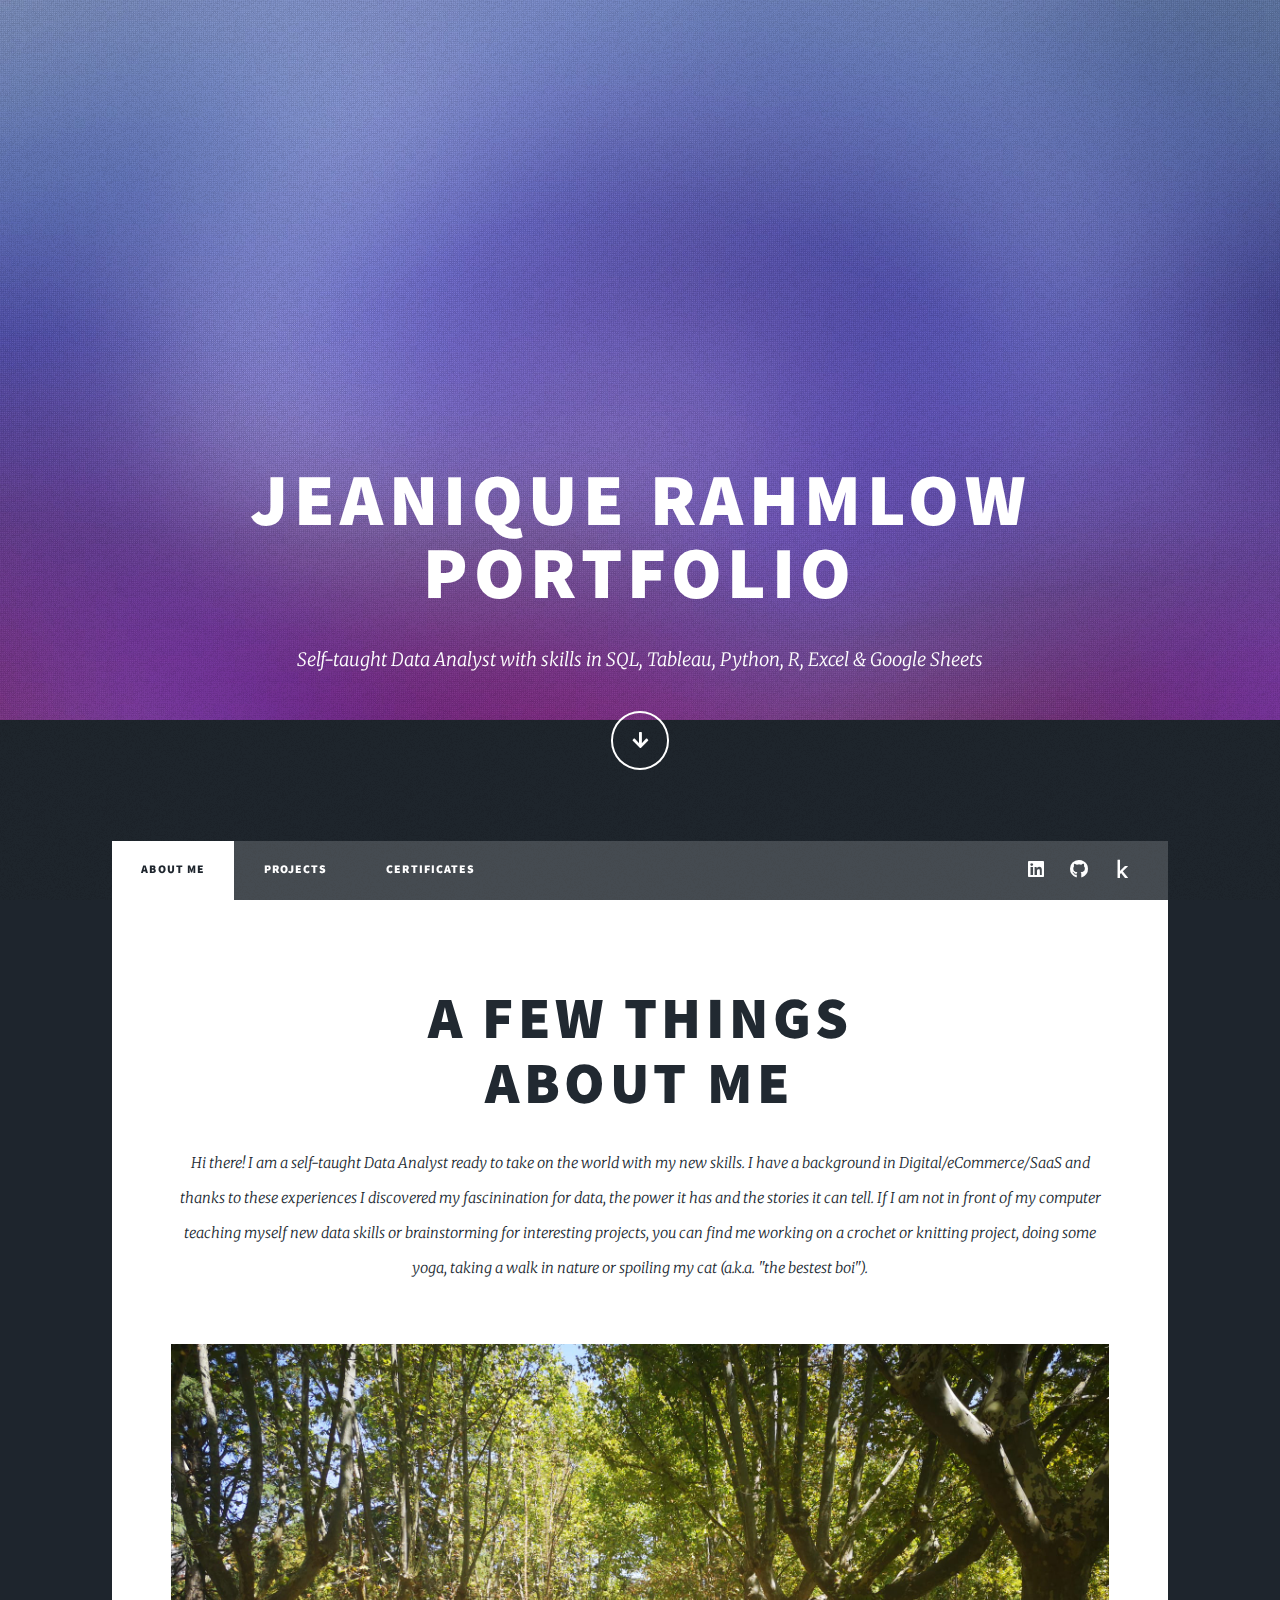
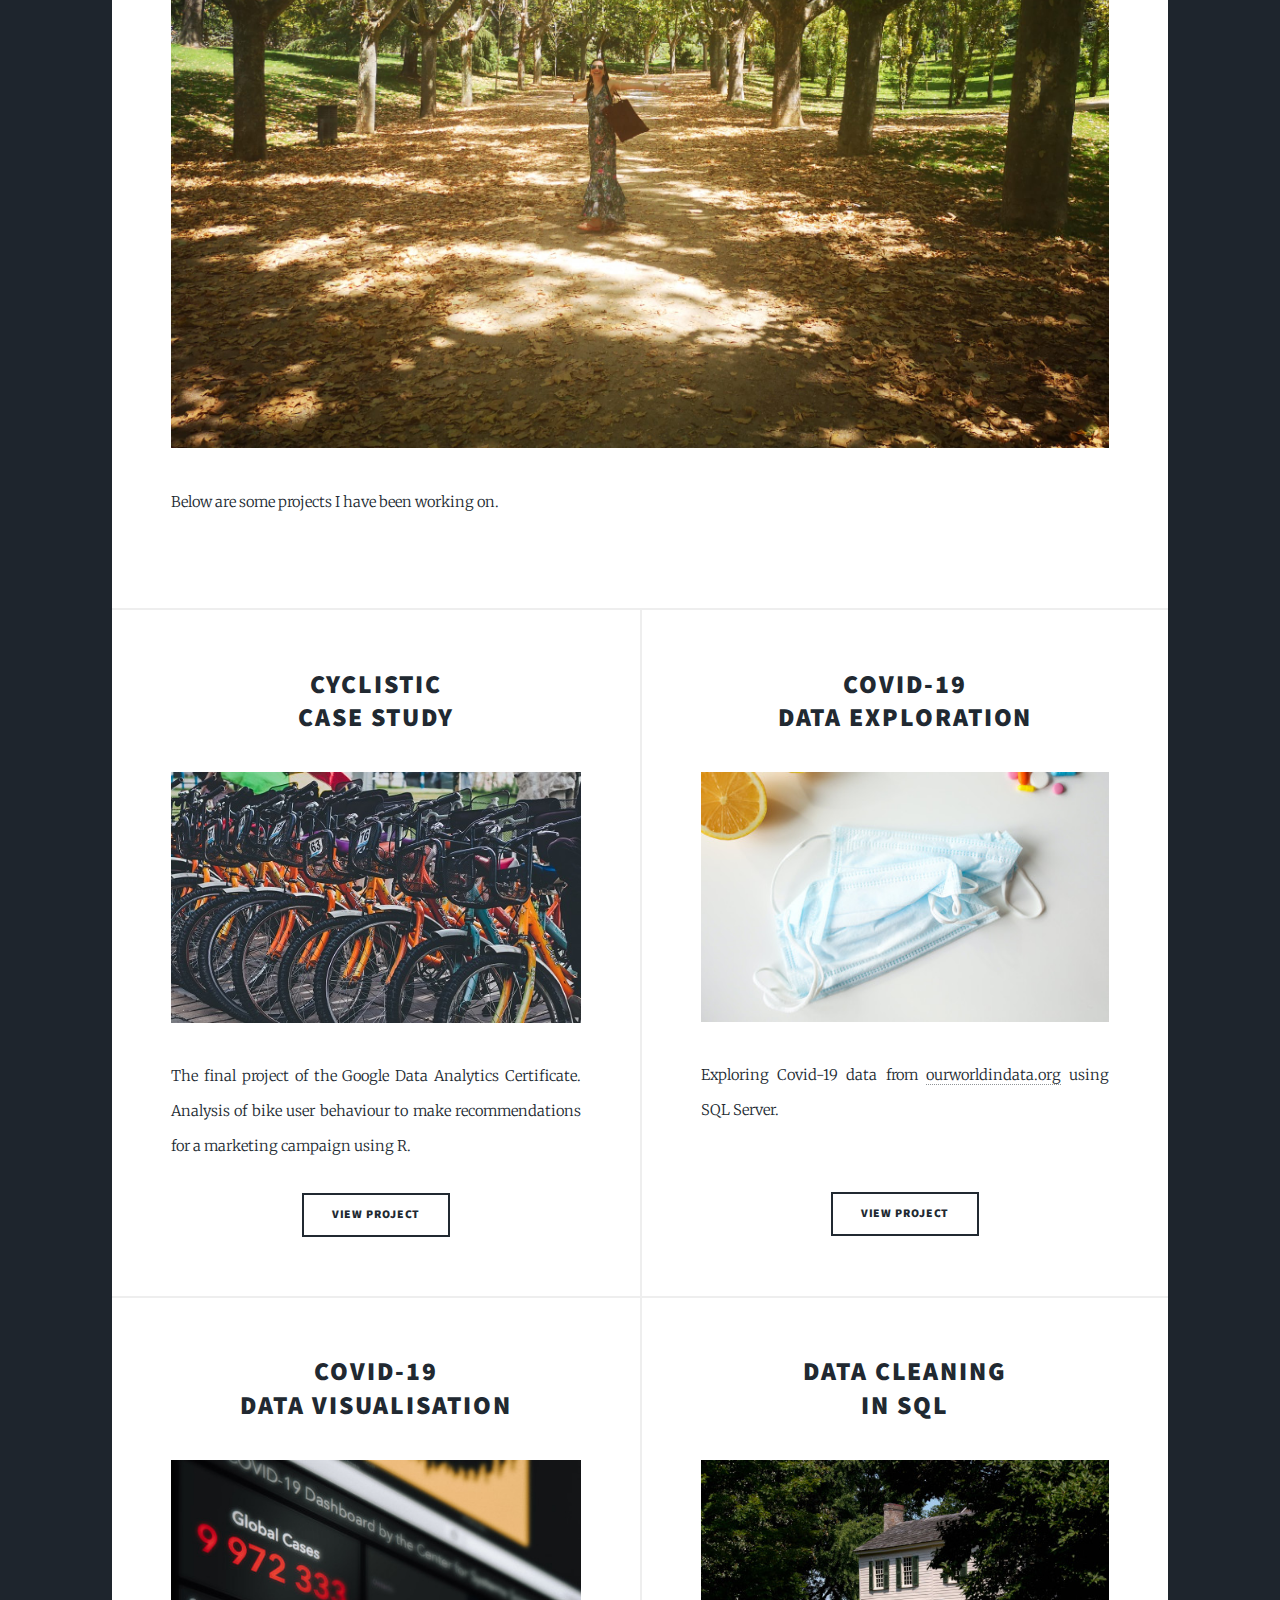
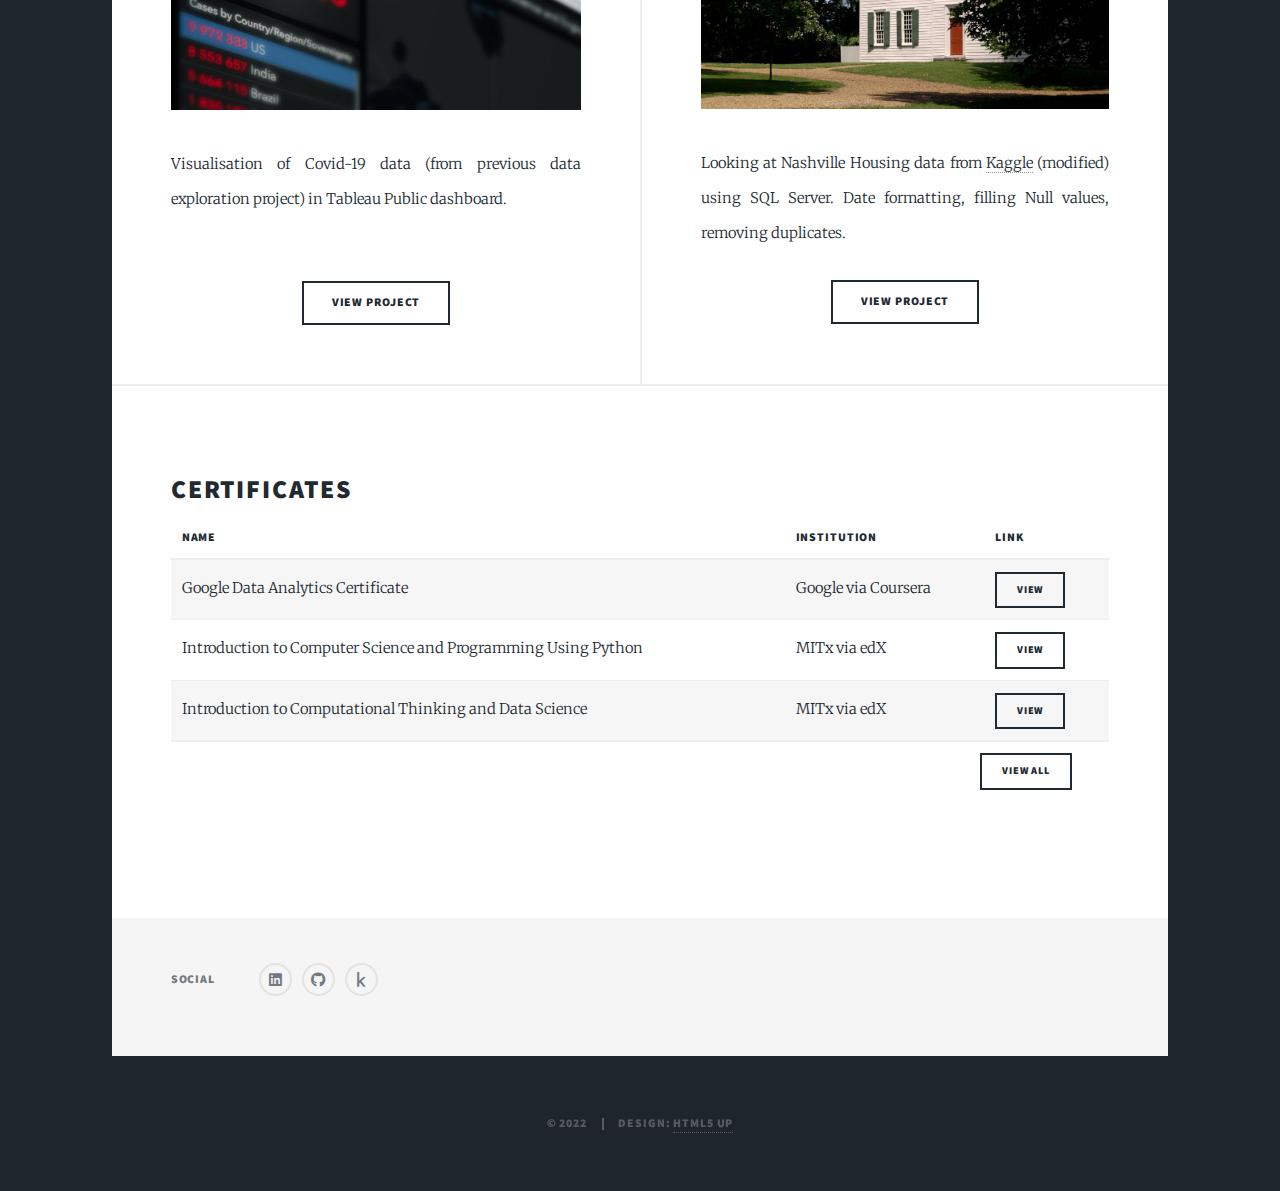
<file: index.html>
<!DOCTYPE HTML>
<!--
	Massively by HTML5 UP
	html5up.net | @ajlkn
	Free for personal and commercial use under the CCA 3.0 license (html5up.net/license)
-->
<html>
	<head>
		<title>Jeanique Rahmlow - Portfolio</title>
		<meta charset="utf-8" />
		<meta name="viewport" content="width=device-width, initial-scale=1, user-scalable=no" />
		<link rel="stylesheet" href="assets/css/main.css" />
		<noscript><link rel="stylesheet" href="assets/css/noscript.css" /></noscript>
	</head>
	<body class="is-preload">

		<!-- Wrapper -->
			<div id="wrapper" class="fade-in">

				<!-- Intro -->
					<div id="intro">
						<h1>Jeanique Rahmlow<br />
						Portfolio</h1>
						<p>Self-taught Data Analyst with skills in SQL, Tableau, Python, R, Excel & Google Sheets</p>
						<ul class="actions">
							<li><a href="#header" class="button icon solid solo fa-arrow-down scrolly">Continue</a></li>
						</ul>
					</div>

				<!-- Header -->
					<header id="header">
						<a href="index.html" class="logo">About me</a>
					</header>

				<!-- Nav -->
					<nav id="nav">
						<ul class="links">
							<li class="active"><a href="index.html">About me</a></li>
							<li><a href="projects.html">Projects</a></li>
							<li><a href="certificates.html">Certificates</a></li>
						</ul>
						<ul class="icons">
							<li><a href="https://www.linkedin.com/in/jrahmlow/" class="icon brands fa-linkedin"><span class="label">LinkedIn</span></a></li>
							<li><a href="https://github.com/ChikiChew" class="icon brands fa-github"><span class="label">GitHub</span></a></li>
							<li><a href="https://www.kaggle.com/jeaniquerahmlow" class="icon brands fa-kaggle"><span class="label">Kaggle</span></a></li>
						</ul>
					</nav>

				<!-- Main -->
					<div id="main">

						<!-- Featured Post -->
							<article class="post featured">
								<header class="major">
									<h2>A few things<br />
									about me</h2>
									<p>Hi there! I am a self-taught Data Analyst ready to take on the world with my new skills. I have a background in 
										Digital/eCommerce/SaaS and thanks to these experiences I discovered my fascinination for data, the power it has and
										the stories it can tell.
										If I am not in front of my computer teaching myself new data skills or brainstorming for interesting projects,
										you can find me working on a crochet or knitting project, doing some yoga, taking a walk in nature or spoiling my cat (a.k.a. "the bestest boi"). 
									</p>
								</header>
								<span class="image fit"><img src="images/pic10.jpg" alt="" /></span>
								<p>Below are some projects I have been working on.</p>
							</article>

						<!-- Posts -->
							<section class="posts">
								<article>
									<header>
										<h2><a href="https://www.kaggle.com/jeaniquerahmlow/google-data-analytics-case-study-cyclistic" target="_blank">Cyclistic<br />
										Case Study</a></h2>
									</header>
									<a href="https://www.kaggle.com/jeaniquerahmlow/google-data-analytics-case-study-cyclistic" target="_blank" class="image fit"><img src="images/bikes2.jpg" alt="Parked Racing Bycicles" title="image by Rahul Pandit" /></a>
									<p>The final project of the Google Data Analytics Certificate. Analysis of bike user behaviour to make recommendations for a marketing campaign using R.</p>
									<ul class="actions special">
										<li><a href="https://www.kaggle.com/jeaniquerahmlow/google-data-analytics-case-study-cyclistic" class="button" target="_blank">View Project</a></li>
									</ul>
								</article>
								<article>
									<header>
										<h2><a href="https://github.com/ChikiChew/covid-analysis" target="_blank">Covid-19<br />
										Data Exploration</a></h2>
									</header>
									<a href="https://github.com/ChikiChew/covid-analysis" class="image fit" target="_blank"><img src="images/covid.jpg" alt="Face Masks" title="image by Polina Tankilevitch"/></a>
									<p>Exploring Covid-19 data from <a href="https://ourworldindata.org/covid-deaths" target="_blank">ourworldindata.org</a> using SQL Server.<br><br></p>
									<ul class="actions special">
										<li><a href="https://github.com/ChikiChew/covid-analysis" class="button" target="_blank">View Project</a></li>
									</ul>
								</article>
								<article>
									<header>
										<h2><a href="https://public.tableau.com/app/profile/jeanique.rahmlow/viz/Covid-19Dashboard_16424960178190/Dashboard1" target="_blank">Covid-19<br />
										Data Visualisation</a></h2>
									</header>
									<a href="https://public.tableau.com/app/profile/jeanique.rahmlow/viz/Covid-19Dashboard_16424960178190/Dashboard1" class="image fit" target="_blank"><img src="images/covid_viz.jpg" alt="Monitor with Covid dashboard" title="image by Atypeek Dgn"/></a>
									<p>Visualisation of Covid-19 data (from previous data exploration project) in Tableau Public dashboard.<br><br></p>
									<ul class="actions special">
										<li><a href="https://public.tableau.com/app/profile/jeanique.rahmlow/viz/Covid-19Dashboard_16424960178190/Dashboard1" class="button" target="_blank">View Project</a></li>
									</ul>
								</article>
								<article>
									<header>
										<h2><a href="https://github.com/ChikiChew/NashvilleHousing" target="_blank">Data Cleaning<br />
										in SQL</a></h2>
									</header>
									<a href="https://github.com/ChikiChew/NashvilleHousing" class="image fit" target="_blank"><img src="images/nashville_house.jpg" alt="White and brown house near trees" title="image by Nathan Grooms" /></a>
									<p>Looking at Nashville Housing data from <a href="https://www.kaggle.com/tmthyjames/nashville-housing-data" targe t="_blank">Kaggle</a> (modified) using SQL Server. Date formatting, filling Null values, removing duplicates.</p>
									<ul class="actions special">
										<li><a href="https://github.com/ChikiChew/NashvilleHousing" class="button" target="_blank">View Project</a></li>
									</ul>
								</article>
							</section>

							<!--<footer>
								<div class="post">
									<a href="projects.html" class="button">View All Projects</a>
								</div>
							</footer>-->

							<section class="post">
							<!-- Table -->
								<h2>Certificates</h2>
								<div class="table-wrapper">
									<table>
										<thead>
											<tr>
												<th>Name</th>
												<th>Institution</th>
												<th>Link</th>
											</tr>
										</thead>
										<tbody>
											<tr>
												<td>Google Data Analytics Certificate</td>
												<td>Google via Coursera</td>
												<td><a href="https://www.credly.com/badges/608c44c1-dcc7-43a5-8f3c-cd08f2289c82?source=linked_in_profile" target="_blank" class="button small">View</a></td>
											</tr>
											<tr>
												<td>Introduction to Computer Science and Programming Using Python</td>
												<td>MITx via edX</td>
												<td><a href="https://courses.edx.org/certificates/cc877ae0314a4de2af407c1b59a64234" target="_blank" class="button small">View</a></td>
											</tr>
											<tr>
												<td>Introduction to Computational Thinking and Data Science</td>
												<td>MITx via edX</td>
												<td><a href="https://courses.edx.org/certificates/4ee8e1db1b8a4de1999928e3140975ff" target="_blank" class="button small">View</a></td>
											</tr>
										</tbody>
										<tfoot>
											<tr>
												<td colspan="2"></td>
												<td><ul class="actions small">
													<a href="certificates.html" class="button small">View all</a>
												</ul></td>
											</tr>
										</tfoot>
									</table>
							</section>

					</div>

				<!-- Footer -->
					<footer id="footer">
						<section class="split contact">
							<section>
								<h3>Social</h3>
								<ul class="icons alt">
									<li><a href="https://www.linkedin.com/in/jrahmlow/" class="icon brands fa-linkedin"><span class="label">LinkedIn</span></a></li>
									<li><a href="https://github.com/ChikiChew" class="icon brands fa-github"><span class="label">GitHub</span></a></li>
									<li><a href="https://www.kaggle.com/jeaniquerahmlow" class="icon brands fa-kaggle"><span class="label">Kaggle</span></a></li>
								</ul>
							</section>
						</section>
					</footer>

				<!-- Copyright -->
					<div id="copyright">
						<ul><li>&copy; 2022</li><li>Design: <a href="https://html5up.net" target="_blank">HTML5 UP</a></li></ul>
					</div>

			</div>

		<!-- Scripts -->
			<script src="assets/js/jquery.min.js"></script>
			<script src="assets/js/jquery.scrollex.min.js"></script>
			<script src="assets/js/jquery.scrolly.min.js"></script>
			<script src="assets/js/browser.min.js"></script>
			<script src="assets/js/breakpoints.min.js"></script>
			<script src="assets/js/util.js"></script>
			<script src="assets/js/main.js"></script>

	</body>
</html>
</file>
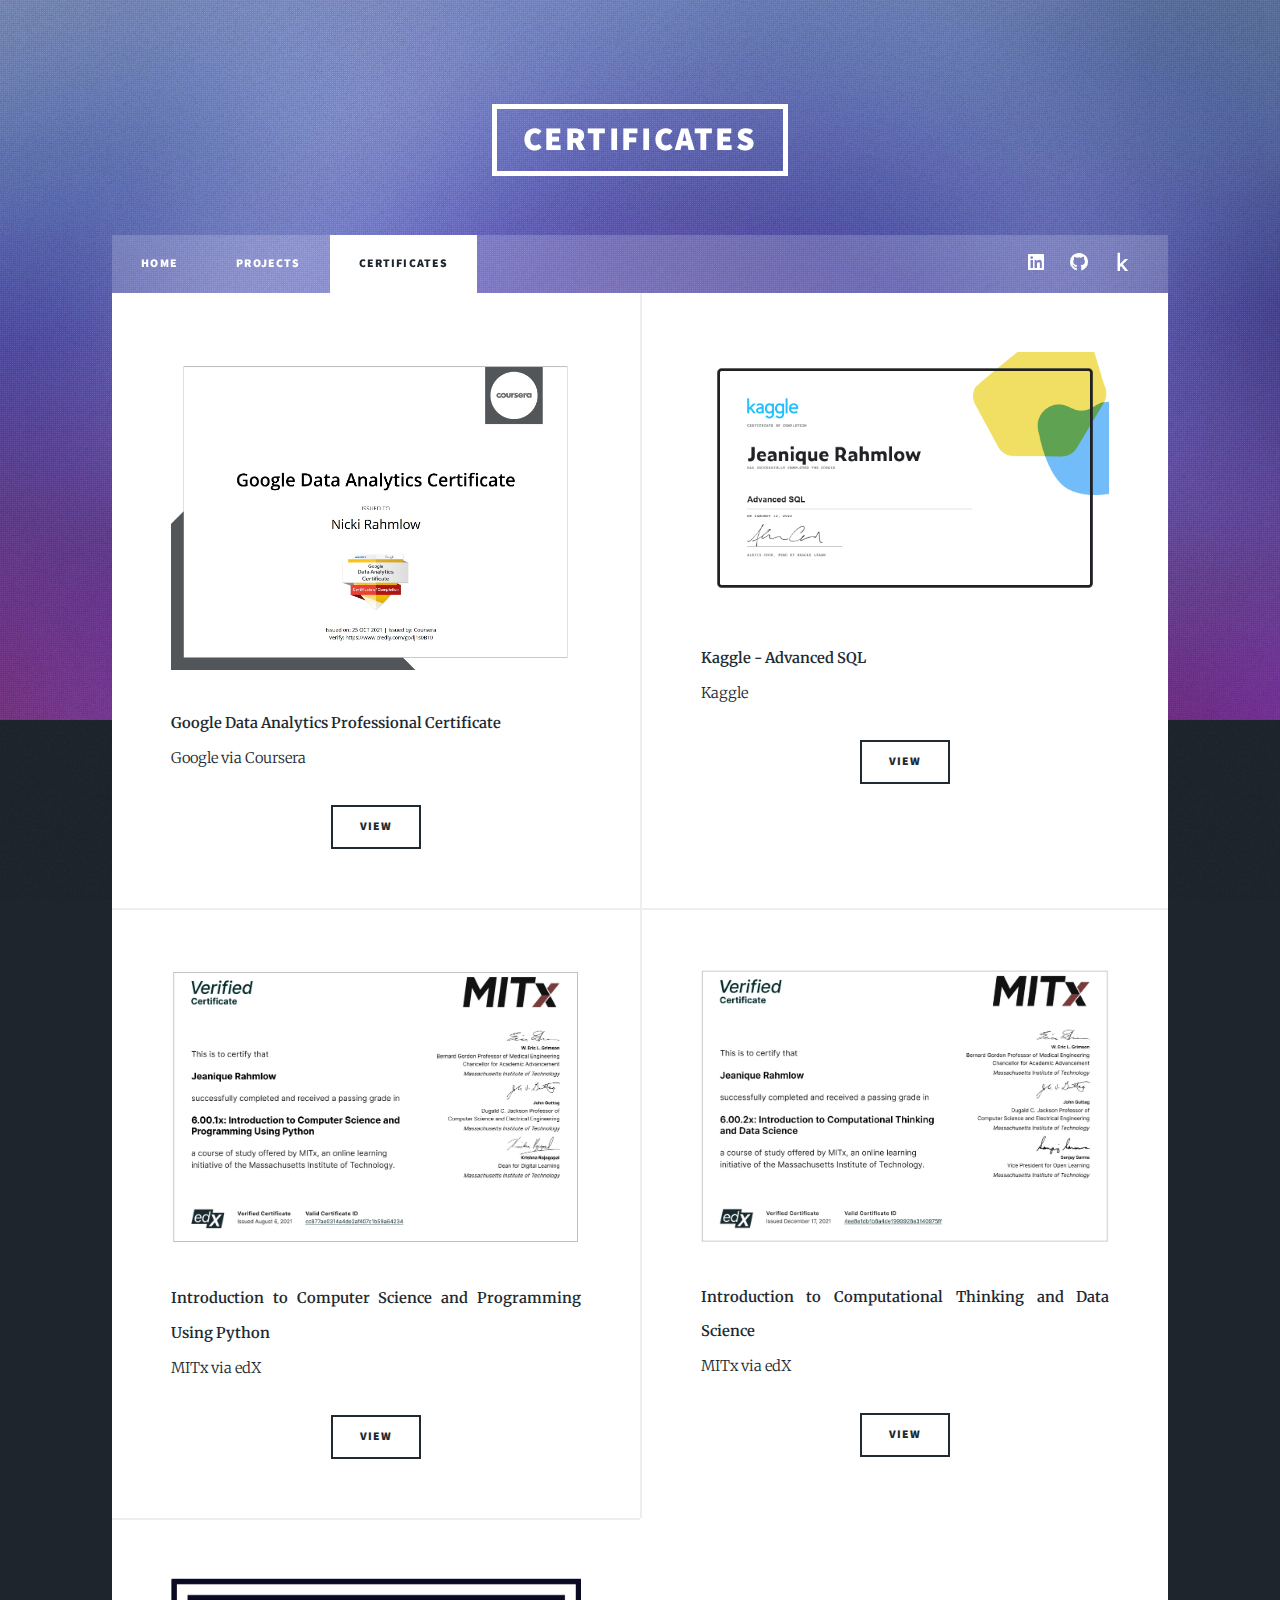
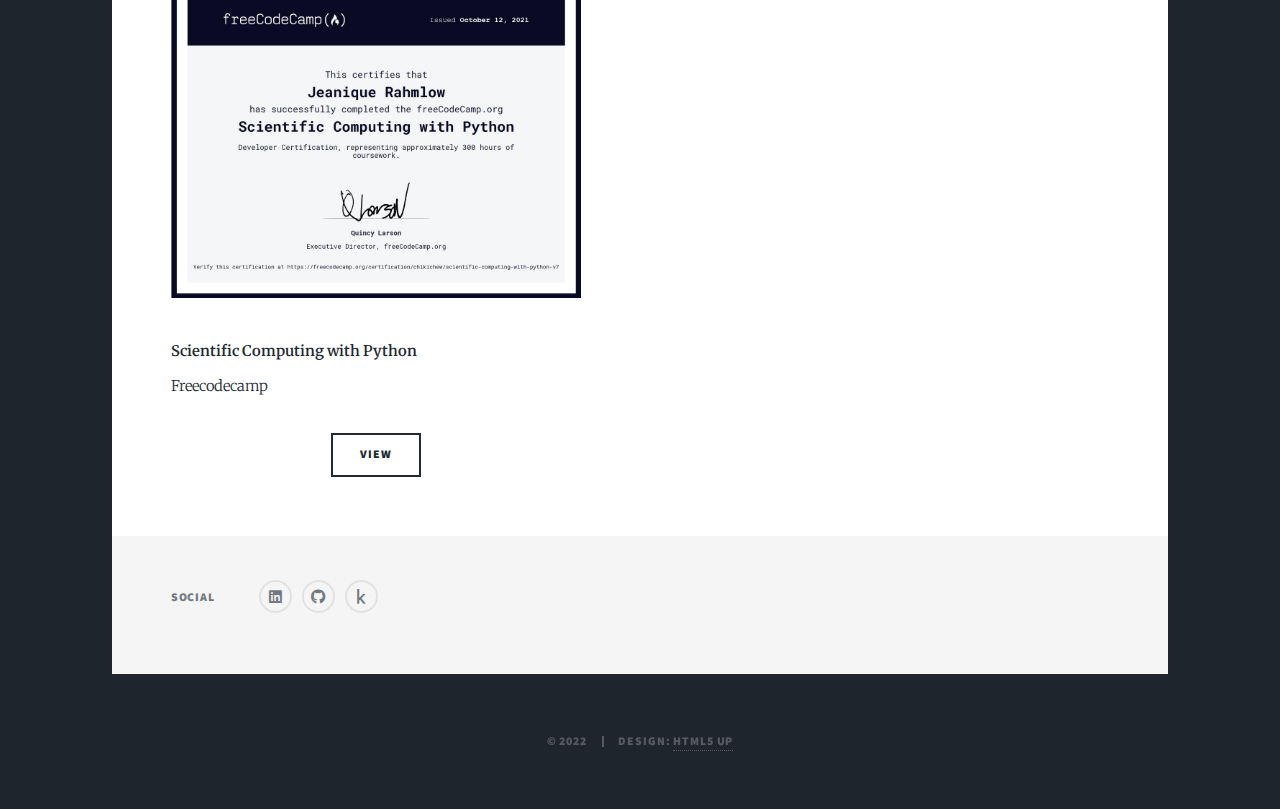
<file: certificates.html>
<!DOCTYPE HTML>
<!--
	Massively by HTML5 UP
	html5up.net | @ajlkn
	Free for personal and commercial use under the CCA 3.0 license (html5up.net/license)
-->
<html>
	<head>
		<title>Jeanique Rahmlow - Certificates</title>
		<meta charset="utf-8" />
		<meta name="viewport" content="width=device-width, initial-scale=1, user-scalable=no" />
		<link rel="stylesheet" href="assets/css/main.css" />
		<noscript><link rel="stylesheet" href="assets/css/noscript.css" /></noscript>
	</head>
	<body class="is-preload">

		<!-- Wrapper -->
			<div id="wrapper">

				<!-- Header -->
					<header id="header">
						<a href="index.html" class="logo">Certificates</a>
					</header>

				<!-- Nav -->
					<nav id="nav">
						<ul class="links">
							<li><a href="index.html">Home</a></li>
							<li><a href="projects.html">Projects</a></li>
							<li class="active"><a href="certificates.html">Certificates</a></li>
						</ul>
						<ul class="icons">
							<li><a href="https://www.linkedin.com/in/jrahmlow/" class="icon brands fa-linkedin"><span class="label">LinkedIn</span></a></li>
							<li><a href="https://github.com/ChikiChew" class="icon brands fa-github"><span class="label">GitHub</span></a></li>
							<li><a href="https://www.kaggle.com/jeaniquerahmlow" class="icon brands fa-kaggle"><span class="label">Kaggle</span></a></li>
						</ul>
					</nav>

				<!-- Main -->
					<div id="main">

						<!-- Posts -->
						<section class="posts">
							<article>
								<a href="https://www.credly.com/badges/608c44c1-dcc7-43a5-8f3c-cd08f2289c82?source=linked_in_profile" target="_blank" class="image fit"><img src="images/Google_DA_cert.jpg" alt="Google Data Analytics Certificate" /></a>
								<p><b>Google Data Analytics Professional Certificate</b><br />
								Google via Coursera</p>
								<ul class="actions special">
									<li><a href="https://www.credly.com/badges/608c44c1-dcc7-43a5-8f3c-cd08f2289c82?source=linked_in_profile" class="button" target="_blank">View</a></li>
								</ul>
							</article>
							<article>
								<a href="https://www.kaggle.com/learn/certification/jeaniquerahmlow/advanced-sql" class="image fit"><img src="images/Kaggle_SQL_cert.png" alt="Kaggle Advanced SQL cert" /></a>
								<p><b>Kaggle - Advanced SQL</b><br />
									Kaggle</p>
								<ul class="actions special">
									<li><a href="https://www.kaggle.com/learn/certification/jeaniquerahmlow/advanced-sql" class="button">View</a></li>
								</ul>
							</article>
							<article>
								<a href="https://courses.edx.org/certificates/cc877ae0314a4de2af407c1b59a64234" class="image fit" target="_blank"><img src="images/MIT6001_cert.jpg" alt="MITx 6.00.1x Certificate" /></a>
								<p><b>Introduction to Computer Science and Programming Using Python</b><br />
								MITx via edX</p>
								<ul class="actions special">
									<li><a href="https://courses.edx.org/certificates/cc877ae0314a4de2af407c1b59a64234" class="button" target="_blank">View</a></li>
								</ul>
							</article>
							<article>
								<a href="https://courses.edx.org/certificates/4ee8e1db1b8a4de1999928e3140975ff" class="image fit" target="_blank"><img src="images/MIT6002_cert.jpg" alt="MITx 6.00.1x Certificate" /></a>
								<p><b>Introduction to Computational Thinking and Data Science</b><br />
								MITx via edX</p>
								<ul class="actions special">
									<li><a href="https://courses.edx.org/certificates/4ee8e1db1b8a4de1999928e3140975ff" class="button" target="_blank">View</a></li>
								</ul>
							</article>
							<article>
								<a href="https://www.freecodecamp.org/certification/chikichew/scientific-computing-with-python-v7" class="image fit" target="_blank"><img src="images/freecodecamp_python_cert.jpg" alt="freeCodeCamp Python Certificate" /></a>
								<p><b>Scientific Computing with Python</b><br />
								Freecodecamp</p>
								<ul class="actions special">
									<li><a href="https://www.freecodecamp.org/certification/chikichew/scientific-computing-with-python-v7" class="button" target="_blank">View</a></li>
								</ul>
							</article>
						</section>

					</div>

				<!-- Footer -->
					<footer id="footer">
						<section class="split contact">
							<section>
								<h3>Social</h3>
								<ul class="icons alt">
									<li><a href="https://www.linkedin.com/in/jrahmlow/" class="icon brands fa-linkedin"><span class="label">LinkedIn</span></a></li>
									<li><a href="https://github.com/ChikiChew" class="icon brands fa-github"><span class="label">GitHub</span></a></li>
									<li><a href="https://www.kaggle.com/jeaniquerahmlow" class="icon brands fa-kaggle"><span class="label">Kaggle</span></a></li>
								</ul>
							</section>
						</section>
					</footer>

				<!-- Copyright -->
					<div id="copyright">
						<ul><li>&copy; 2022</li><li>Design: <a href="https://html5up.net">HTML5 UP</a></li></ul>
					</div>

			</div>

		<!-- Scripts -->
			<script src="assets/js/jquery.min.js"></script>
			<script src="assets/js/jquery.scrollex.min.js"></script>
			<script src="assets/js/jquery.scrolly.min.js"></script>
			<script src="assets/js/browser.min.js"></script>
			<script src="assets/js/breakpoints.min.js"></script>
			<script src="assets/js/util.js"></script>
			<script src="assets/js/main.js"></script>

	</body>
</html>
</file>
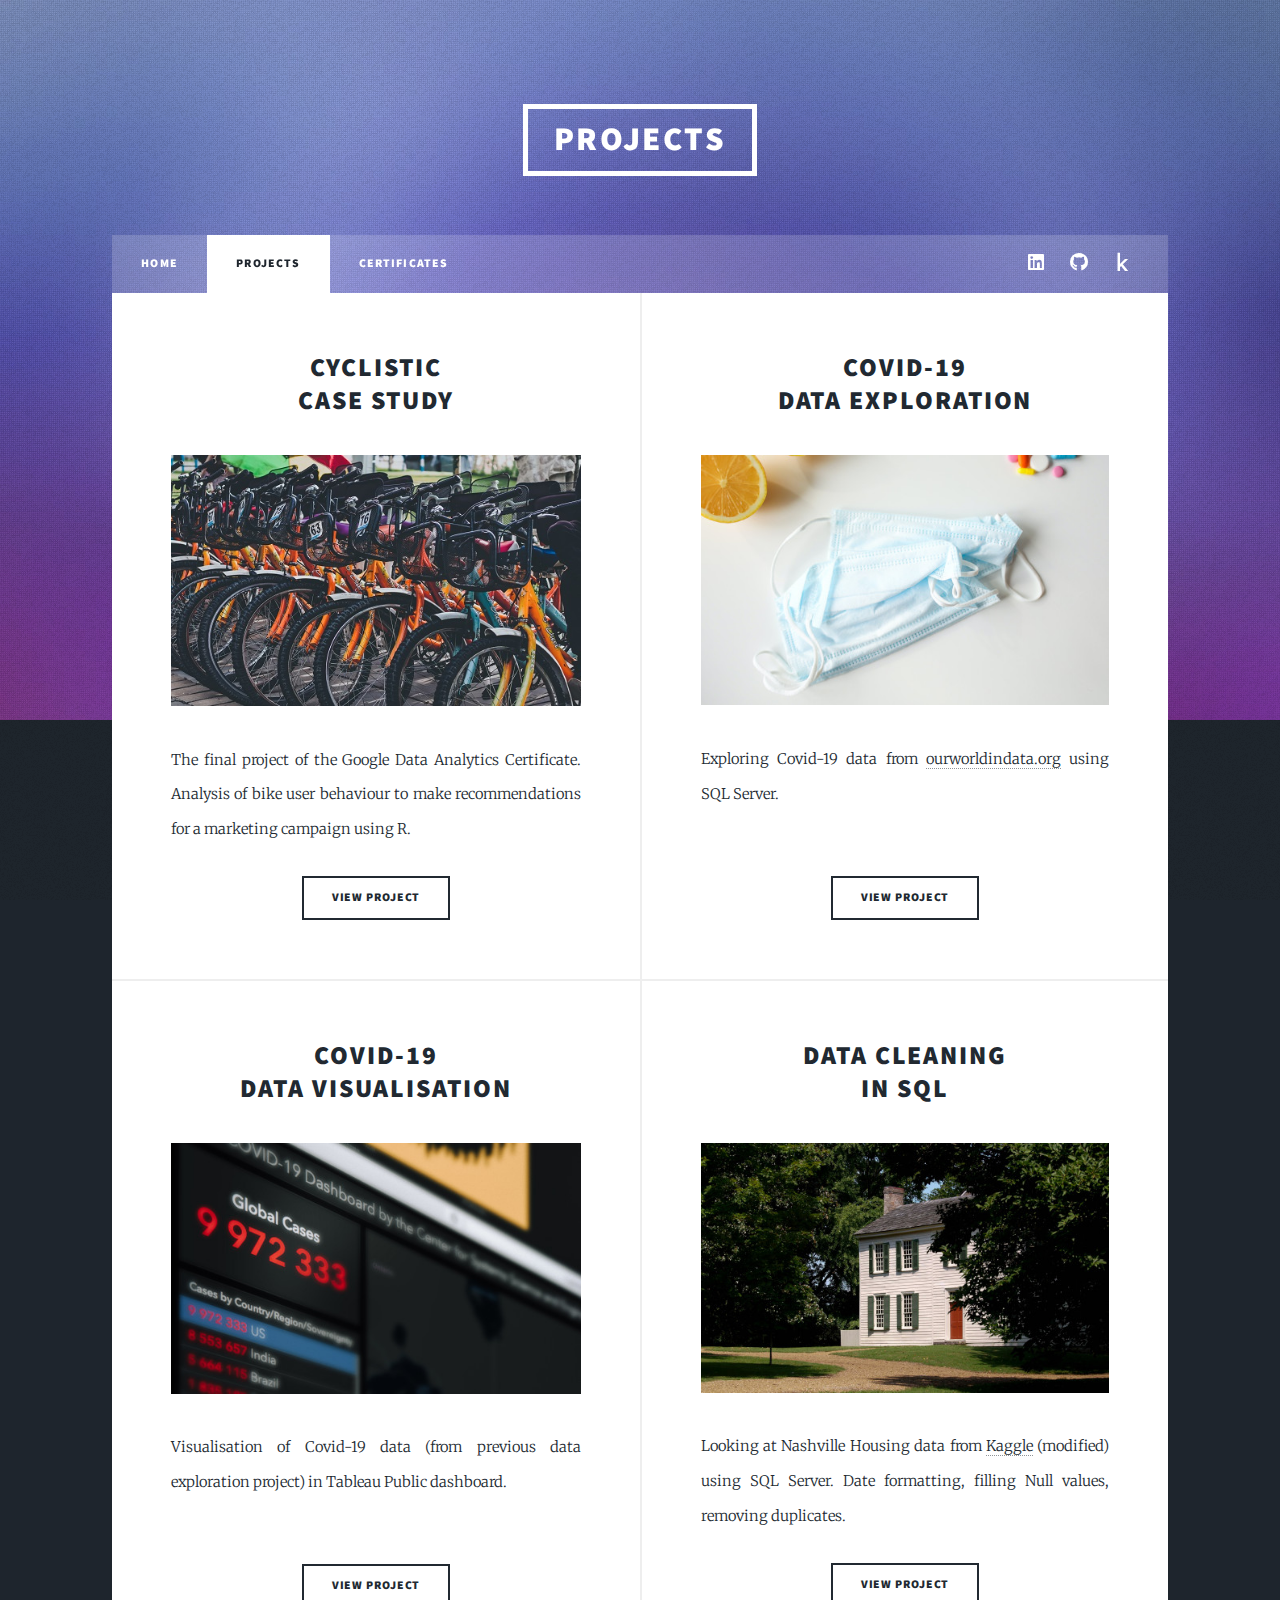
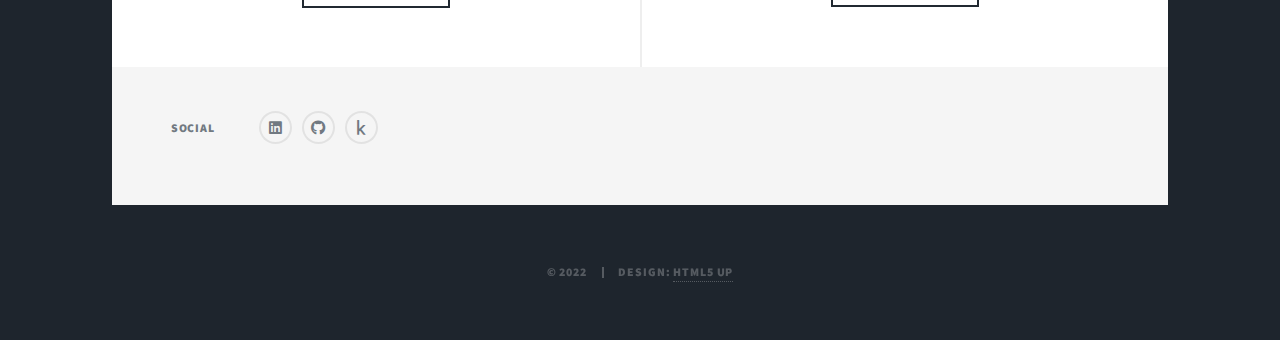
<file: projects.html>
<!DOCTYPE HTML>
<!--
	Massively by HTML5 UP
	html5up.net | @ajlkn
	Free for personal and commercial use under the CCA 3.0 license (html5up.net/license)
-->
<html>
	<head>
		<title>Jeanique Rahmlow - Projects</title>
		<meta charset="utf-8" />
		<meta name="viewport" content="width=device-width, initial-scale=1, user-scalable=no" />
		<link rel="stylesheet" href="assets/css/main.css" />
		<noscript><link rel="stylesheet" href="assets/css/noscript.css" /></noscript>
	</head>
	<body class="is-preload">

		<!-- Wrapper -->
			<div id="wrapper">

				<!-- Header -->
					<header id="header">
						<a href="index.html" class="logo">Projects</a>
					</header>

				<!-- Nav -->
					<nav id="nav">
						<ul class="links">
							<li><a href="index.html">Home</a></li>
							<li class="active"><a href="projects.html">Projects</a></li>
							<li><a href="certificates.html">Certificates</a></li>
						</ul>
						<ul class="icons">
							<li><a href="https://www.linkedin.com/in/jrahmlow/" class="icon brands fa-linkedin"><span class="label">LinkedIn</span></a></li>
							<li><a href="https://github.com/ChikiChew" class="icon brands fa-github"><span class="label">GitHub</span></a></li>
							<li><a href="https://www.kaggle.com/jeaniquerahmlow" class="icon brands fa-kaggle"><span class="label">Kaggle</span></a></li>
						</ul>
					</nav>

				<!-- Main -->
					<div id="main">

						<!-- Posts -->
						<section class="posts">
							<article>
								<header>
									<h2><a href="https://www.kaggle.com/jeaniquerahmlow/google-data-analytics-case-study-cyclistic" target="_blank">Cyclistic<br />
									Case Study</a></h2>
								</header>
								<a href="https://www.kaggle.com/jeaniquerahmlow/google-data-analytics-case-study-cyclistic" target="_blank" class="image fit"><img src="images/bikes2.jpg" alt="Parked Racing Bycicles" title="image by Rahul Pandit" /></a>
								<p>The final project of the Google Data Analytics Certificate. Analysis of bike user behaviour to make recommendations for a marketing campaign using R.</p>
								<ul class="actions special">
									<li><a href="https://www.kaggle.com/jeaniquerahmlow/google-data-analytics-case-study-cyclistic" class="button" target="_blank">View Project</a></li>
								</ul>
							</article>
							<article>
								<header>
									<h2><a href="https://github.com/ChikiChew/covid-analysis" target="_blank">Covid-19<br />
									Data Exploration</a></h2>
								</header>
								<a href="https://github.com/ChikiChew/covid-analysis" class="image fit" target="_blank"><img src="images/covid.jpg" alt="Face Masks" title="image by Polina Tankilevitch"/></a>
								<p>Exploring Covid-19 data from <a href="https://ourworldindata.org/covid-deaths" target="_blank">ourworldindata.org</a> using SQL Server.<br><br></p>
								<ul class="actions special">
									<li><a href="https://github.com/ChikiChew/covid-analysis" class="button" target="_blank">View Project</a></li>
								</ul>
							</article>
							<article>
								<header>
									<h2><a href="https://public.tableau.com/app/profile/jeanique.rahmlow/viz/Covid-19Dashboard_16424960178190/Dashboard1" target="_blank">Covid-19<br />
									Data Visualisation</a></h2>
								</header>
								<a href="https://public.tableau.com/app/profile/jeanique.rahmlow/viz/Covid-19Dashboard_16424960178190/Dashboard1" class="image fit" target="_blank"><img src="images/covid_viz.jpg" alt="Monitor with Covid dashboard" title="image by Atypeek Dgn"/></a>
								<p>Visualisation of Covid-19 data (from previous data exploration project) in Tableau Public dashboard.<br><br></p>
								<ul class="actions special">
									<li><a href="https://public.tableau.com/app/profile/jeanique.rahmlow/viz/Covid-19Dashboard_16424960178190/Dashboard1" class="button" target="_blank">View Project</a></li>
								</ul>
							</article>
							<article>
								<header>
									<h2><a href="https://github.com/ChikiChew/NashvilleHousing" target="_blank">Data Cleaning<br />
									in SQL</a></h2>
								</header>
								<a href="https://github.com/ChikiChew/NashvilleHousing" class="image fit" target="_blank"><img src="images/nashville_house.jpg" alt="White and brown house near trees" title="image by Nathan Grooms" /></a>
								<p>Looking at Nashville Housing data from <a href="https://www.kaggle.com/tmthyjames/nashville-housing-data" targe t="_blank">Kaggle</a> (modified) using SQL Server. Date formatting, filling Null values, removing duplicates.</p>
								<ul class="actions special">
									<li><a href="https://github.com/ChikiChew/NashvilleHousing" class="button" target="_blank">View Project</a></li>
								</ul>
							</article>
						</section>

					<!-- Pagination -->
						<!--<footer>
							<div class="pagination">
								<a href="#" class="previous">Prev</a>
								<a href="#" class="page active">1</a>
								<a href="#" class="page">2</a>
								<a href="#" class="page">3</a>
								<span class="extra">&hellip;</span>
								<a href="#" class="page">8</a>
								<a href="#" class="page">9</a>
								<a href="#" class="page">10</a>
								<a href="#" class="next">Next</a>
							</div>
						</footer>-->
					</div>

				<!-- Footer -->
				<footer id="footer">
					<section class="split contact">
						<section>
							<h3>Social</h3>
							<ul class="icons alt">
								<li><a href="https://www.linkedin.com/in/jrahmlow/" class="icon brands fa-linkedin"><span class="label">LinkedIn</span></a></li>
								<li><a href="https://github.com/ChikiChew" class="icon brands fa-github"><span class="label">GitHub</span></a></li>
								<li><a href="https://www.kaggle.com/jeaniquerahmlow" class="icon brands fa-kaggle"><span class="label">Kaggle</span></a></li>
							</ul>
						</section>
					</section>
				</footer>

				<!-- Copyright -->
					<div id="copyright">
						<ul><li>&copy; 2022</li><li>Design: <a href="https://html5up.net">HTML5 UP</a></li></ul>
					</div>

			</div>

		<!-- Scripts -->
			<script src="assets/js/jquery.min.js"></script>
			<script src="assets/js/jquery.scrollex.min.js"></script>
			<script src="assets/js/jquery.scrolly.min.js"></script>
			<script src="assets/js/browser.min.js"></script>
			<script src="assets/js/breakpoints.min.js"></script>
			<script src="assets/js/util.js"></script>
			<script src="assets/js/main.js"></script>

	</body>
</html>
</file>
<file: assets/css/main.css>
@import url(fontawesome-all.min.css);
@import url("https://fonts.googleapis.com/css?family=Merriweather:300,700,300italic,700italic|Source+Sans+Pro:900");

/*
	Massively by HTML5 UP
	html5up.net | @ajlkn
	Free for personal and commercial use under the CCA 3.0 license (html5up.net/license)
*/

html, body, div, span, applet, object,
iframe, h1, h2, h3, h4, h5, h6, p, blockquote,
pre, a, abbr, acronym, address, big, cite,
code, del, dfn, em, img, ins, kbd, q, s, samp,
small, strike, strong, sub, sup, tt, var, b,
u, i, center, dl, dt, dd, ol, ul, li, fieldset,
form, label, legend, table, caption, tbody,
tfoot, thead, tr, th, td, article, aside,
canvas, details, embed, figure, figcaption,
footer, header, hgroup, menu, nav, output, ruby,
section, summary, time, mark, audio, video {
	margin: 0;
	padding: 0;
	border: 0;
	font-size: 100%;
	font: inherit;
	vertical-align: baseline;}

article, aside, details, figcaption, figure,
footer, header, hgroup, menu, nav, section {
	display: block;}

body {
	line-height: 1;
}

ol, ul {
	list-style: none;
}

blockquote, q {
	quotes: none;
}

	blockquote:before, blockquote:after, q:before, q:after {
		content: '';
		content: none;
	}

table {
	border-collapse: collapse;
	border-spacing: 0;
}

body {
	-webkit-text-size-adjust: none;
}

mark {
	background-color: transparent;
	color: inherit;
}

input::-moz-focus-inner {
	border: 0;
	padding: 0;
}

input, select, textarea {
	-moz-appearance: none;
	-webkit-appearance: none;
	-ms-appearance: none;
	appearance: none;
}

/* Basic */

	@-ms-viewport {
		width: device-width;
	}

	body {
		-ms-overflow-style: scrollbar;
	}

	@media screen and (max-width: 480px) {

		html, body {
			min-width: 320px;
		}

	}

	html {
		box-sizing: border-box;
	}

	*, *:before, *:after {
		box-sizing: inherit;
	}

	body {
		background-color: #1e252d;
	}

		body.is-preload *, body.is-preload *:before, body.is-preload *:after {
			-moz-animation: none !important;
			-webkit-animation: none !important;
			-ms-animation: none !important;
			animation: none !important;
			-moz-transition: none !important;
			-webkit-transition: none !important;
			-ms-transition: none !important;
			transition: none !important;
		}

/* Type */

	html {
		font-size: 16pt;
	}

		@media screen and (max-width: 1680px) {

			html {
				font-size: 12pt;
			}

		}

		@media screen and (max-width: 1280px) {

			html {
				font-size: 11pt;
			}

		}

		@media screen and (max-width: 360px) {

			html {
				font-size: 10pt;
			}

		}

	body {
		color: #212931;
	}

	body, input, select, textarea {
		font-family: "Merriweather", Georgia, serif;
		font-weight: 300;
		font-size: 1rem;
		line-height: 2.375;
	}

	a {
		-moz-transition: color 0.2s ease-in-out, background-color 0.2s ease-in-out, border-color 0.2s ease-in-out, box-shadow 0.2s ease-in-out;
		-webkit-transition: color 0.2s ease-in-out, background-color 0.2s ease-in-out, border-color 0.2s ease-in-out, box-shadow 0.2s ease-in-out;
		-ms-transition: color 0.2s ease-in-out, background-color 0.2s ease-in-out, border-color 0.2s ease-in-out, box-shadow 0.2s ease-in-out;
		transition: color 0.2s ease-in-out, background-color 0.2s ease-in-out, border-color 0.2s ease-in-out, box-shadow 0.2s ease-in-out;
		border-bottom: dotted 1px;
		text-decoration: none;
	}

		a:hover {
			border-bottom-color: transparent;
		}

	strong, b {
		font-weight: 600;
	}

	em, i {
		font-style: italic;
	}

	p {
		text-align: justify;
		margin: 0 0 2rem 0;
	}

	h1, h2, h3, h4, h5, h6 {
		font-family: "Source Sans Pro", Helvetica, sans-serif;
		font-weight: 900;
		line-height: 1.5;
		letter-spacing: 0.075em;
		text-transform: uppercase;
		margin: 0 0 1rem 0;
	}

		h1 a, h2 a, h3 a, h4 a, h5 a, h6 a {
			border-bottom: 0;
			color: inherit;
			text-decoration: none;
		}

	h1 {
		font-size: 4rem;
		line-height: 1.1;
		margin: 0 0 2rem 0;
	}

	h2 {
		font-size: 1.75rem;
		line-height: 1.3;
		margin: 0 0 1.5rem 0;
	}

	h3 {
		font-size: 1.25rem;
		margin: 0 0 1.5rem 0;
	}

	h4 {
		font-size: 1rem;
	}

	h5 {
		font-size: 0.9rem;
	}

	h6 {
		font-size: 0.8rem;
	}

	sub {
		font-size: 0.8rem;
		position: relative;
		top: 0.5rem;
	}

	sup {
		font-size: 0.8rem;
		position: relative;
		top: -0.5rem;
	}

	blockquote {
		border-left: solid 4px;
		font-style: italic;
		margin: 0 0 2rem 0;
		padding: 0.5rem 0 0.5rem 2rem;
	}

	code {
		border: solid 2px;
		font-family: "Courier New", monospace;
		font-size: 0.9rem;
		margin: 0 0.25rem;
		padding: 0.25rem 0.65rem;
	}

	pre {
		-webkit-overflow-scrolling: touch;
		font-family: "Courier New", monospace;
		font-size: 0.9rem;
		margin: 0 0 2rem 0;
	}

		pre code {
			display: block;
			line-height: 1.75;
			padding: 1rem 1.5rem;
			overflow-x: auto;
		}

	hr {
		border: 0;
		border-bottom: solid 2px;
		margin: 3rem 0;
	}

		hr.major {
			margin: 5rem 0;
		}

	.align-left {
		text-align: left;
	}

	.align-center {
		text-align: center;
	}

	.align-right {
		text-align: right;
	}

	input, select, textarea {
		color: #212931;
	}

	a {
		color: #212931;
		border-bottom-color: rgba(33, 41, 49, 0.5);
	}

		a:hover {
			border-bottom-color: transparent;
			color: #18bfef !important;
		}

	strong, b {
		color: #212931;
	}

	h1, h2, h3, h4, h5, h6 {
		color: #212931;
	}

	blockquote {
		border-left-color: #eeeeee;
	}

	code {
		background: rgba(220, 220, 220, 0.25);
		border-color: #eeeeee;
	}

	hr {
		border-bottom-color: #eeeeee;
	}

/* Row */

	.row {
		display: flex;
		flex-wrap: wrap;
		box-sizing: border-box;
		align-items: stretch;
	}

		.row > * {
			box-sizing: border-box;
		}

		.row.gtr-uniform > * > :last-child {
			margin-bottom: 0;
		}

		.row.aln-left {
			justify-content: flex-start;
		}

		.row.aln-center {
			justify-content: center;
		}

		.row.aln-right {
			justify-content: flex-end;
		}

		.row.aln-top {
			align-items: flex-start;
		}

		.row.aln-middle {
			align-items: center;
		}

		.row.aln-bottom {
			align-items: flex-end;
		}

		.row > .imp {
			order: -1;
		}

		.row > .col-1 {
			width: 8.33333%;
		}

		.row > .off-1 {
			margin-left: 8.33333%;
		}

		.row > .col-2 {
			width: 16.66667%;
		}

		.row > .off-2 {
			margin-left: 16.66667%;
		}

		.row > .col-3 {
			width: 25%;
		}

		.row > .off-3 {
			margin-left: 25%;
		}

		.row > .col-4 {
			width: 33.33333%;
		}

		.row > .off-4 {
			margin-left: 33.33333%;
		}

		.row > .col-5 {
			width: 41.66667%;
		}

		.row > .off-5 {
			margin-left: 41.66667%;
		}

		.row > .col-6 {
			width: 50%;
		}

		.row > .off-6 {
			margin-left: 50%;
		}

		.row > .col-7 {
			width: 58.33333%;
		}

		.row > .off-7 {
			margin-left: 58.33333%;
		}

		.row > .col-8 {
			width: 66.66667%;
		}

		.row > .off-8 {
			margin-left: 66.66667%;
		}

		.row > .col-9 {
			width: 75%;
		}

		.row > .off-9 {
			margin-left: 75%;
		}

		.row > .col-10 {
			width: 83.33333%;
		}

		.row > .off-10 {
			margin-left: 83.33333%;
		}

		.row > .col-11 {
			width: 91.66667%;
		}

		.row > .off-11 {
			margin-left: 91.66667%;
		}

		.row > .col-12 {
			width: 100%;
		}

		.row > .off-12 {
			margin-left: 100%;
		}

		.row.gtr-0 {
			margin-top: 0;
			margin-left: 0rem;
		}

			.row.gtr-0 > * {
				padding: 0 0 0 0rem;
			}

			.row.gtr-0.gtr-uniform {
				margin-top: 0rem;
			}

				.row.gtr-0.gtr-uniform > * {
					padding-top: 0rem;
				}

		.row.gtr-25 {
			margin-top: 0;
			margin-left: -0.375rem;
		}

			.row.gtr-25 > * {
				padding: 0 0 0 0.375rem;
			}

			.row.gtr-25.gtr-uniform {
				margin-top: -0.375rem;
			}

				.row.gtr-25.gtr-uniform > * {
					padding-top: 0.375rem;
				}

		.row.gtr-50 {
			margin-top: 0;
			margin-left: -0.75rem;
		}

			.row.gtr-50 > * {
				padding: 0 0 0 0.75rem;
			}

			.row.gtr-50.gtr-uniform {
				margin-top: -0.75rem;
			}

				.row.gtr-50.gtr-uniform > * {
					padding-top: 0.75rem;
				}

		.row {
			margin-top: 0;
			margin-left: -1.5rem;
		}

			.row > * {
				padding: 0 0 0 1.5rem;
			}

			.row.gtr-uniform {
				margin-top: -1.5rem;
			}

				.row.gtr-uniform > * {
					padding-top: 1.5rem;
				}

		.row.gtr-150 {
			margin-top: 0;
			margin-left: -2.25rem;
		}

			.row.gtr-150 > * {
				padding: 0 0 0 2.25rem;
			}

			.row.gtr-150.gtr-uniform {
				margin-top: -2.25rem;
			}

				.row.gtr-150.gtr-uniform > * {
					padding-top: 2.25rem;
				}

		.row.gtr-200 {
			margin-top: 0;
			margin-left: -3rem;
		}

			.row.gtr-200 > * {
				padding: 0 0 0 3rem;
			}

			.row.gtr-200.gtr-uniform {
				margin-top: -3rem;
			}

				.row.gtr-200.gtr-uniform > * {
					padding-top: 3rem;
				}

		@media screen and (max-width: 1680px) {

			.row {
				display: flex;
				flex-wrap: wrap;
				box-sizing: border-box;
				align-items: stretch;
			}

				.row > * {
					box-sizing: border-box;
				}

				.row.gtr-uniform > * > :last-child {
					margin-bottom: 0;
				}

				.row.aln-left {
					justify-content: flex-start;
				}

				.row.aln-center {
					justify-content: center;
				}

				.row.aln-right {
					justify-content: flex-end;
				}

				.row.aln-top {
					align-items: flex-start;
				}

				.row.aln-middle {
					align-items: center;
				}

				.row.aln-bottom {
					align-items: flex-end;
				}

				.row > .imp-xlarge {
					order: -1;
				}

				.row > .col-1-xlarge {
					width: 8.33333%;
				}

				.row > .off-1-xlarge {
					margin-left: 8.33333%;
				}

				.row > .col-2-xlarge {
					width: 16.66667%;
				}

				.row > .off-2-xlarge {
					margin-left: 16.66667%;
				}

				.row > .col-3-xlarge {
					width: 25%;
				}

				.row > .off-3-xlarge {
					margin-left: 25%;
				}

				.row > .col-4-xlarge {
					width: 33.33333%;
				}

				.row > .off-4-xlarge {
					margin-left: 33.33333%;
				}

				.row > .col-5-xlarge {
					width: 41.66667%;
				}

				.row > .off-5-xlarge {
					margin-left: 41.66667%;
				}

				.row > .col-6-xlarge {
					width: 50%;
				}

				.row > .off-6-xlarge {
					margin-left: 50%;
				}

				.row > .col-7-xlarge {
					width: 58.33333%;
				}

				.row > .off-7-xlarge {
					margin-left: 58.33333%;
				}

				.row > .col-8-xlarge {
					width: 66.66667%;
				}

				.row > .off-8-xlarge {
					margin-left: 66.66667%;
				}

				.row > .col-9-xlarge {
					width: 75%;
				}

				.row > .off-9-xlarge {
					margin-left: 75%;
				}

				.row > .col-10-xlarge {
					width: 83.33333%;
				}

				.row > .off-10-xlarge {
					margin-left: 83.33333%;
				}

				.row > .col-11-xlarge {
					width: 91.66667%;
				}

				.row > .off-11-xlarge {
					margin-left: 91.66667%;
				}

				.row > .col-12-xlarge {
					width: 100%;
				}

				.row > .off-12-xlarge {
					margin-left: 100%;
				}

				.row.gtr-0 {
					margin-top: 0;
					margin-left: 0rem;
				}

					.row.gtr-0 > * {
						padding: 0 0 0 0rem;
					}

					.row.gtr-0.gtr-uniform {
						margin-top: 0rem;
					}

						.row.gtr-0.gtr-uniform > * {
							padding-top: 0rem;
						}

				.row.gtr-25 {
					margin-top: 0;
					margin-left: -0.375rem;
				}

					.row.gtr-25 > * {
						padding: 0 0 0 0.375rem;
					}

					.row.gtr-25.gtr-uniform {
						margin-top: -0.375rem;
					}

						.row.gtr-25.gtr-uniform > * {
							padding-top: 0.375rem;
						}

				.row.gtr-50 {
					margin-top: 0;
					margin-left: -0.75rem;
				}

					.row.gtr-50 > * {
						padding: 0 0 0 0.75rem;
					}

					.row.gtr-50.gtr-uniform {
						margin-top: -0.75rem;
					}

						.row.gtr-50.gtr-uniform > * {
							padding-top: 0.75rem;
						}

				.row {
					margin-top: 0;
					margin-left: -1.5rem;
				}

					.row > * {
						padding: 0 0 0 1.5rem;
					}

					.row.gtr-uniform {
						margin-top: -1.5rem;
					}

						.row.gtr-uniform > * {
							padding-top: 1.5rem;
						}

				.row.gtr-150 {
					margin-top: 0;
					margin-left: -2.25rem;
				}

					.row.gtr-150 > * {
						padding: 0 0 0 2.25rem;
					}

					.row.gtr-150.gtr-uniform {
						margin-top: -2.25rem;
					}

						.row.gtr-150.gtr-uniform > * {
							padding-top: 2.25rem;
						}

				.row.gtr-200 {
					margin-top: 0;
					margin-left: -3rem;
				}

					.row.gtr-200 > * {
						padding: 0 0 0 3rem;
					}

					.row.gtr-200.gtr-uniform {
						margin-top: -3rem;
					}

						.row.gtr-200.gtr-uniform > * {
							padding-top: 3rem;
						}

		}

		@media screen and (max-width: 1280px) {

			.row {
				display: flex;
				flex-wrap: wrap;
				box-sizing: border-box;
				align-items: stretch;
			}

				.row > * {
					box-sizing: border-box;
				}

				.row.gtr-uniform > * > :last-child {
					margin-bottom: 0;
				}

				.row.aln-left {
					justify-content: flex-start;
				}

				.row.aln-center {
					justify-content: center;
				}

				.row.aln-right {
					justify-content: flex-end;
				}

				.row.aln-top {
					align-items: flex-start;
				}

				.row.aln-middle {
					align-items: center;
				}

				.row.aln-bottom {
					align-items: flex-end;
				}

				.row > .imp-large {
					order: -1;
				}

				.row > .col-1-large {
					width: 8.33333%;
				}

				.row > .off-1-large {
					margin-left: 8.33333%;
				}

				.row > .col-2-large {
					width: 16.66667%;
				}

				.row > .off-2-large {
					margin-left: 16.66667%;
				}

				.row > .col-3-large {
					width: 25%;
				}

				.row > .off-3-large {
					margin-left: 25%;
				}

				.row > .col-4-large {
					width: 33.33333%;
				}

				.row > .off-4-large {
					margin-left: 33.33333%;
				}

				.row > .col-5-large {
					width: 41.66667%;
				}

				.row > .off-5-large {
					margin-left: 41.66667%;
				}

				.row > .col-6-large {
					width: 50%;
				}

				.row > .off-6-large {
					margin-left: 50%;
				}

				.row > .col-7-large {
					width: 58.33333%;
				}

				.row > .off-7-large {
					margin-left: 58.33333%;
				}

				.row > .col-8-large {
					width: 66.66667%;
				}

				.row > .off-8-large {
					margin-left: 66.66667%;
				}

				.row > .col-9-large {
					width: 75%;
				}

				.row > .off-9-large {
					margin-left: 75%;
				}

				.row > .col-10-large {
					width: 83.33333%;
				}

				.row > .off-10-large {
					margin-left: 83.33333%;
				}

				.row > .col-11-large {
					width: 91.66667%;
				}

				.row > .off-11-large {
					margin-left: 91.66667%;
				}

				.row > .col-12-large {
					width: 100%;
				}

				.row > .off-12-large {
					margin-left: 100%;
				}

				.row.gtr-0 {
					margin-top: 0;
					margin-left: 0rem;
				}

					.row.gtr-0 > * {
						padding: 0 0 0 0rem;
					}

					.row.gtr-0.gtr-uniform {
						margin-top: 0rem;
					}

						.row.gtr-0.gtr-uniform > * {
							padding-top: 0rem;
						}

				.row.gtr-25 {
					margin-top: 0;
					margin-left: -0.375rem;
				}

					.row.gtr-25 > * {
						padding: 0 0 0 0.375rem;
					}

					.row.gtr-25.gtr-uniform {
						margin-top: -0.375rem;
					}

						.row.gtr-25.gtr-uniform > * {
							padding-top: 0.375rem;
						}

				.row.gtr-50 {
					margin-top: 0;
					margin-left: -0.75rem;
				}

					.row.gtr-50 > * {
						padding: 0 0 0 0.75rem;
					}

					.row.gtr-50.gtr-uniform {
						margin-top: -0.75rem;
					}

						.row.gtr-50.gtr-uniform > * {
							padding-top: 0.75rem;
						}

				.row {
					margin-top: 0;
					margin-left: -1.5rem;
				}

					.row > * {
						padding: 0 0 0 1.5rem;
					}

					.row.gtr-uniform {
						margin-top: -1.5rem;
					}

						.row.gtr-uniform > * {
							padding-top: 1.5rem;
						}

				.row.gtr-150 {
					margin-top: 0;
					margin-left: -2.25rem;
				}

					.row.gtr-150 > * {
						padding: 0 0 0 2.25rem;
					}

					.row.gtr-150.gtr-uniform {
						margin-top: -2.25rem;
					}

						.row.gtr-150.gtr-uniform > * {
							padding-top: 2.25rem;
						}

				.row.gtr-200 {
					margin-top: 0;
					margin-left: -3rem;
				}

					.row.gtr-200 > * {
						padding: 0 0 0 3rem;
					}

					.row.gtr-200.gtr-uniform {
						margin-top: -3rem;
					}

						.row.gtr-200.gtr-uniform > * {
							padding-top: 3rem;
						}

		}

		@media screen and (max-width: 980px) {

			.row {
				display: flex;
				flex-wrap: wrap;
				box-sizing: border-box;
				align-items: stretch;
			}

				.row > * {
					box-sizing: border-box;
				}

				.row.gtr-uniform > * > :last-child {
					margin-bottom: 0;
				}

				.row.aln-left {
					justify-content: flex-start;
				}

				.row.aln-center {
					justify-content: center;
				}

				.row.aln-right {
					justify-content: flex-end;
				}

				.row.aln-top {
					align-items: flex-start;
				}

				.row.aln-middle {
					align-items: center;
				}

				.row.aln-bottom {
					align-items: flex-end;
				}

				.row > .imp-medium {
					order: -1;
				}

				.row > .col-1-medium {
					width: 8.33333%;
				}

				.row > .off-1-medium {
					margin-left: 8.33333%;
				}

				.row > .col-2-medium {
					width: 16.66667%;
				}

				.row > .off-2-medium {
					margin-left: 16.66667%;
				}

				.row > .col-3-medium {
					width: 25%;
				}

				.row > .off-3-medium {
					margin-left: 25%;
				}

				.row > .col-4-medium {
					width: 33.33333%;
				}

				.row > .off-4-medium {
					margin-left: 33.33333%;
				}

				.row > .col-5-medium {
					width: 41.66667%;
				}

				.row > .off-5-medium {
					margin-left: 41.66667%;
				}

				.row > .col-6-medium {
					width: 50%;
				}

				.row > .off-6-medium {
					margin-left: 50%;
				}

				.row > .col-7-medium {
					width: 58.33333%;
				}

				.row > .off-7-medium {
					margin-left: 58.33333%;
				}

				.row > .col-8-medium {
					width: 66.66667%;
				}

				.row > .off-8-medium {
					margin-left: 66.66667%;
				}

				.row > .col-9-medium {
					width: 75%;
				}

				.row > .off-9-medium {
					margin-left: 75%;
				}

				.row > .col-10-medium {
					width: 83.33333%;
				}

				.row > .off-10-medium {
					margin-left: 83.33333%;
				}

				.row > .col-11-medium {
					width: 91.66667%;
				}

				.row > .off-11-medium {
					margin-left: 91.66667%;
				}

				.row > .col-12-medium {
					width: 100%;
				}

				.row > .off-12-medium {
					margin-left: 100%;
				}

				.row.gtr-0 {
					margin-top: 0;
					margin-left: 0rem;
				}

					.row.gtr-0 > * {
						padding: 0 0 0 0rem;
					}

					.row.gtr-0.gtr-uniform {
						margin-top: 0rem;
					}

						.row.gtr-0.gtr-uniform > * {
							padding-top: 0rem;
						}

				.row.gtr-25 {
					margin-top: 0;
					margin-left: -0.375rem;
				}

					.row.gtr-25 > * {
						padding: 0 0 0 0.375rem;
					}

					.row.gtr-25.gtr-uniform {
						margin-top: -0.375rem;
					}

						.row.gtr-25.gtr-uniform > * {
							padding-top: 0.375rem;
						}

				.row.gtr-50 {
					margin-top: 0;
					margin-left: -0.75rem;
				}

					.row.gtr-50 > * {
						padding: 0 0 0 0.75rem;
					}

					.row.gtr-50.gtr-uniform {
						margin-top: -0.75rem;
					}

						.row.gtr-50.gtr-uniform > * {
							padding-top: 0.75rem;
						}

				.row {
					margin-top: 0;
					margin-left: -1.5rem;
				}

					.row > * {
						padding: 0 0 0 1.5rem;
					}

					.row.gtr-uniform {
						margin-top: -1.5rem;
					}

						.row.gtr-uniform > * {
							padding-top: 1.5rem;
						}

				.row.gtr-150 {
					margin-top: 0;
					margin-left: -2.25rem;
				}

					.row.gtr-150 > * {
						padding: 0 0 0 2.25rem;
					}

					.row.gtr-150.gtr-uniform {
						margin-top: -2.25rem;
					}

						.row.gtr-150.gtr-uniform > * {
							padding-top: 2.25rem;
						}

				.row.gtr-200 {
					margin-top: 0;
					margin-left: -3rem;
				}

					.row.gtr-200 > * {
						padding: 0 0 0 3rem;
					}

					.row.gtr-200.gtr-uniform {
						margin-top: -3rem;
					}

						.row.gtr-200.gtr-uniform > * {
							padding-top: 3rem;
						}

		}

		@media screen and (max-width: 736px) {

			.row {
				display: flex;
				flex-wrap: wrap;
				box-sizing: border-box;
				align-items: stretch;
			}

				.row > * {
					box-sizing: border-box;
				}

				.row.gtr-uniform > * > :last-child {
					margin-bottom: 0;
				}

				.row.aln-left {
					justify-content: flex-start;
				}

				.row.aln-center {
					justify-content: center;
				}

				.row.aln-right {
					justify-content: flex-end;
				}

				.row.aln-top {
					align-items: flex-start;
				}

				.row.aln-middle {
					align-items: center;
				}

				.row.aln-bottom {
					align-items: flex-end;
				}

				.row > .imp-small {
					order: -1;
				}

				.row > .col-1-small {
					width: 8.33333%;
				}

				.row > .off-1-small {
					margin-left: 8.33333%;
				}

				.row > .col-2-small {
					width: 16.66667%;
				}

				.row > .off-2-small {
					margin-left: 16.66667%;
				}

				.row > .col-3-small {
					width: 25%;
				}

				.row > .off-3-small {
					margin-left: 25%;
				}

				.row > .col-4-small {
					width: 33.33333%;
				}

				.row > .off-4-small {
					margin-left: 33.33333%;
				}

				.row > .col-5-small {
					width: 41.66667%;
				}

				.row > .off-5-small {
					margin-left: 41.66667%;
				}

				.row > .col-6-small {
					width: 50%;
				}

				.row > .off-6-small {
					margin-left: 50%;
				}

				.row > .col-7-small {
					width: 58.33333%;
				}

				.row > .off-7-small {
					margin-left: 58.33333%;
				}

				.row > .col-8-small {
					width: 66.66667%;
				}

				.row > .off-8-small {
					margin-left: 66.66667%;
				}

				.row > .col-9-small {
					width: 75%;
				}

				.row > .off-9-small {
					margin-left: 75%;
				}

				.row > .col-10-small {
					width: 83.33333%;
				}

				.row > .off-10-small {
					margin-left: 83.33333%;
				}

				.row > .col-11-small {
					width: 91.66667%;
				}

				.row > .off-11-small {
					margin-left: 91.66667%;
				}

				.row > .col-12-small {
					width: 100%;
				}

				.row > .off-12-small {
					margin-left: 100%;
				}

				.row.gtr-0 {
					margin-top: 0;
					margin-left: 0rem;
				}

					.row.gtr-0 > * {
						padding: 0 0 0 0rem;
					}

					.row.gtr-0.gtr-uniform {
						margin-top: 0rem;
					}

						.row.gtr-0.gtr-uniform > * {
							padding-top: 0rem;
						}

				.row.gtr-25 {
					margin-top: 0;
					margin-left: -0.375rem;
				}

					.row.gtr-25 > * {
						padding: 0 0 0 0.375rem;
					}

					.row.gtr-25.gtr-uniform {
						margin-top: -0.375rem;
					}

						.row.gtr-25.gtr-uniform > * {
							padding-top: 0.375rem;
						}

				.row.gtr-50 {
					margin-top: 0;
					margin-left: -0.75rem;
				}

					.row.gtr-50 > * {
						padding: 0 0 0 0.75rem;
					}

					.row.gtr-50.gtr-uniform {
						margin-top: -0.75rem;
					}

						.row.gtr-50.gtr-uniform > * {
							padding-top: 0.75rem;
						}

				.row {
					margin-top: 0;
					margin-left: -1.5rem;
				}

					.row > * {
						padding: 0 0 0 1.5rem;
					}

					.row.gtr-uniform {
						margin-top: -1.5rem;
					}

						.row.gtr-uniform > * {
							padding-top: 1.5rem;
						}

				.row.gtr-150 {
					margin-top: 0;
					margin-left: -2.25rem;
				}

					.row.gtr-150 > * {
						padding: 0 0 0 2.25rem;
					}

					.row.gtr-150.gtr-uniform {
						margin-top: -2.25rem;
					}

						.row.gtr-150.gtr-uniform > * {
							padding-top: 2.25rem;
						}

				.row.gtr-200 {
					margin-top: 0;
					margin-left: -3rem;
				}

					.row.gtr-200 > * {
						padding: 0 0 0 3rem;
					}

					.row.gtr-200.gtr-uniform {
						margin-top: -3rem;
					}

						.row.gtr-200.gtr-uniform > * {
							padding-top: 3rem;
						}

		}

		@media screen and (max-width: 480px) {

			.row {
				display: flex;
				flex-wrap: wrap;
				box-sizing: border-box;
				align-items: stretch;
			}

				.row > * {
					box-sizing: border-box;
				}

				.row.gtr-uniform > * > :last-child {
					margin-bottom: 0;
				}

				.row.aln-left {
					justify-content: flex-start;
				}

				.row.aln-center {
					justify-content: center;
				}

				.row.aln-right {
					justify-content: flex-end;
				}

				.row.aln-top {
					align-items: flex-start;
				}

				.row.aln-middle {
					align-items: center;
				}

				.row.aln-bottom {
					align-items: flex-end;
				}

				.row > .imp-xsmall {
					order: -1;
				}

				.row > .col-1-xsmall {
					width: 8.33333%;
				}

				.row > .off-1-xsmall {
					margin-left: 8.33333%;
				}

				.row > .col-2-xsmall {
					width: 16.66667%;
				}

				.row > .off-2-xsmall {
					margin-left: 16.66667%;
				}

				.row > .col-3-xsmall {
					width: 25%;
				}

				.row > .off-3-xsmall {
					margin-left: 25%;
				}

				.row > .col-4-xsmall {
					width: 33.33333%;
				}

				.row > .off-4-xsmall {
					margin-left: 33.33333%;
				}

				.row > .col-5-xsmall {
					width: 41.66667%;
				}

				.row > .off-5-xsmall {
					margin-left: 41.66667%;
				}

				.row > .col-6-xsmall {
					width: 50%;
				}

				.row > .off-6-xsmall {
					margin-left: 50%;
				}

				.row > .col-7-xsmall {
					width: 58.33333%;
				}

				.row > .off-7-xsmall {
					margin-left: 58.33333%;
				}

				.row > .col-8-xsmall {
					width: 66.66667%;
				}

				.row > .off-8-xsmall {
					margin-left: 66.66667%;
				}

				.row > .col-9-xsmall {
					width: 75%;
				}

				.row > .off-9-xsmall {
					margin-left: 75%;
				}

				.row > .col-10-xsmall {
					width: 83.33333%;
				}

				.row > .off-10-xsmall {
					margin-left: 83.33333%;
				}

				.row > .col-11-xsmall {
					width: 91.66667%;
				}

				.row > .off-11-xsmall {
					margin-left: 91.66667%;
				}

				.row > .col-12-xsmall {
					width: 100%;
				}

				.row > .off-12-xsmall {
					margin-left: 100%;
				}

				.row.gtr-0 {
					margin-top: 0;
					margin-left: 0rem;
				}

					.row.gtr-0 > * {
						padding: 0 0 0 0rem;
					}

					.row.gtr-0.gtr-uniform {
						margin-top: 0rem;
					}

						.row.gtr-0.gtr-uniform > * {
							padding-top: 0rem;
						}

				.row.gtr-25 {
					margin-top: 0;
					margin-left: -0.375rem;
				}

					.row.gtr-25 > * {
						padding: 0 0 0 0.375rem;
					}

					.row.gtr-25.gtr-uniform {
						margin-top: -0.375rem;
					}

						.row.gtr-25.gtr-uniform > * {
							padding-top: 0.375rem;
						}

				.row.gtr-50 {
					margin-top: 0;
					margin-left: -0.75rem;
				}

					.row.gtr-50 > * {
						padding: 0 0 0 0.75rem;
					}

					.row.gtr-50.gtr-uniform {
						margin-top: -0.75rem;
					}

						.row.gtr-50.gtr-uniform > * {
							padding-top: 0.75rem;
						}

				.row {
					margin-top: 0;
					margin-left: -1.5rem;
				}

					.row > * {
						padding: 0 0 0 1.5rem;
					}

					.row.gtr-uniform {
						margin-top: -1.5rem;
					}

						.row.gtr-uniform > * {
							padding-top: 1.5rem;
						}

				.row.gtr-150 {
					margin-top: 0;
					margin-left: -2.25rem;
				}

					.row.gtr-150 > * {
						padding: 0 0 0 2.25rem;
					}

					.row.gtr-150.gtr-uniform {
						margin-top: -2.25rem;
					}

						.row.gtr-150.gtr-uniform > * {
							padding-top: 2.25rem;
						}

				.row.gtr-200 {
					margin-top: 0;
					margin-left: -3rem;
				}

					.row.gtr-200 > * {
						padding: 0 0 0 3rem;
					}

					.row.gtr-200.gtr-uniform {
						margin-top: -3rem;
					}

						.row.gtr-200.gtr-uniform > * {
							padding-top: 3rem;
						}

		}

		@media screen and (max-width: 360px) {

			.row {
				display: flex;
				flex-wrap: wrap;
				box-sizing: border-box;
				align-items: stretch;
			}

				.row > * {
					box-sizing: border-box;
				}

				.row.gtr-uniform > * > :last-child {
					margin-bottom: 0;
				}

				.row.aln-left {
					justify-content: flex-start;
				}

				.row.aln-center {
					justify-content: center;
				}

				.row.aln-right {
					justify-content: flex-end;
				}

				.row.aln-top {
					align-items: flex-start;
				}

				.row.aln-middle {
					align-items: center;
				}

				.row.aln-bottom {
					align-items: flex-end;
				}

				.row > .imp-xxsmall {
					order: -1;
				}

				.row > .col-1-xxsmall {
					width: 8.33333%;
				}

				.row > .off-1-xxsmall {
					margin-left: 8.33333%;
				}

				.row > .col-2-xxsmall {
					width: 16.66667%;
				}

				.row > .off-2-xxsmall {
					margin-left: 16.66667%;
				}

				.row > .col-3-xxsmall {
					width: 25%;
				}

				.row > .off-3-xxsmall {
					margin-left: 25%;
				}

				.row > .col-4-xxsmall {
					width: 33.33333%;
				}

				.row > .off-4-xxsmall {
					margin-left: 33.33333%;
				}

				.row > .col-5-xxsmall {
					width: 41.66667%;
				}

				.row > .off-5-xxsmall {
					margin-left: 41.66667%;
				}

				.row > .col-6-xxsmall {
					width: 50%;
				}

				.row > .off-6-xxsmall {
					margin-left: 50%;
				}

				.row > .col-7-xxsmall {
					width: 58.33333%;
				}

				.row > .off-7-xxsmall {
					margin-left: 58.33333%;
				}

				.row > .col-8-xxsmall {
					width: 66.66667%;
				}

				.row > .off-8-xxsmall {
					margin-left: 66.66667%;
				}

				.row > .col-9-xxsmall {
					width: 75%;
				}

				.row > .off-9-xxsmall {
					margin-left: 75%;
				}

				.row > .col-10-xxsmall {
					width: 83.33333%;
				}

				.row > .off-10-xxsmall {
					margin-left: 83.33333%;
				}

				.row > .col-11-xxsmall {
					width: 91.66667%;
				}

				.row > .off-11-xxsmall {
					margin-left: 91.66667%;
				}

				.row > .col-12-xxsmall {
					width: 100%;
				}

				.row > .off-12-xxsmall {
					margin-left: 100%;
				}

				.row.gtr-0 {
					margin-top: 0;
					margin-left: 0rem;
				}

					.row.gtr-0 > * {
						padding: 0 0 0 0rem;
					}

					.row.gtr-0.gtr-uniform {
						margin-top: 0rem;
					}

						.row.gtr-0.gtr-uniform > * {
							padding-top: 0rem;
						}

				.row.gtr-25 {
					margin-top: 0;
					margin-left: -0.375rem;
				}

					.row.gtr-25 > * {
						padding: 0 0 0 0.375rem;
					}

					.row.gtr-25.gtr-uniform {
						margin-top: -0.375rem;
					}

						.row.gtr-25.gtr-uniform > * {
							padding-top: 0.375rem;
						}

				.row.gtr-50 {
					margin-top: 0;
					margin-left: -0.75rem;
				}

					.row.gtr-50 > * {
						padding: 0 0 0 0.75rem;
					}

					.row.gtr-50.gtr-uniform {
						margin-top: -0.75rem;
					}

						.row.gtr-50.gtr-uniform > * {
							padding-top: 0.75rem;
						}

				.row {
					margin-top: 0;
					margin-left: -1.5rem;
				}

					.row > * {
						padding: 0 0 0 1.5rem;
					}

					.row.gtr-uniform {
						margin-top: -1.5rem;
					}

						.row.gtr-uniform > * {
							padding-top: 1.5rem;
						}

				.row.gtr-150 {
					margin-top: 0;
					margin-left: -2.25rem;
				}

					.row.gtr-150 > * {
						padding: 0 0 0 2.25rem;
					}

					.row.gtr-150.gtr-uniform {
						margin-top: -2.25rem;
					}

						.row.gtr-150.gtr-uniform > * {
							padding-top: 2.25rem;
						}

				.row.gtr-200 {
					margin-top: 0;
					margin-left: -3rem;
				}

					.row.gtr-200 > * {
						padding: 0 0 0 3rem;
					}

					.row.gtr-200.gtr-uniform {
						margin-top: -3rem;
					}

						.row.gtr-200.gtr-uniform > * {
							padding-top: 3rem;
						}

		}

/* Box */

	.box {
		border: solid 2px;
		margin-bottom: 2rem;
		padding: 1.5rem;
	}

		.box > :last-child,
		.box > :last-child > :last-child,
		.box > :last-child > :last-child > :last-child {
			margin-bottom: 0;
		}

		.box.alt {
			border: 0;
			border-radius: 0;
			padding: 0;
		}

	.box {
		border-color: #eeeeee;
	}

/* Button */

	input[type="submit"],
	input[type="reset"],
	input[type="button"],
	button,
	.button {
		-moz-appearance: none;
		-webkit-appearance: none;
		-ms-appearance: none;
		appearance: none;
		-moz-transition: background-color 0.2s ease-in-out, box-shadow 0.2s ease-in-out, color 0.2s ease-in-out;
		-webkit-transition: background-color 0.2s ease-in-out, box-shadow 0.2s ease-in-out, color 0.2s ease-in-out;
		-ms-transition: background-color 0.2s ease-in-out, box-shadow 0.2s ease-in-out, color 0.2s ease-in-out;
		transition: background-color 0.2s ease-in-out, box-shadow 0.2s ease-in-out, color 0.2s ease-in-out;
		border: 0;
		border-radius: 0;
		cursor: pointer;
		display: inline-block;
		font-family: "Source Sans Pro", Helvetica, sans-serif;
		font-size: 0.8rem;
		font-weight: 900;
		letter-spacing: 0.075em;
		height: 3rem;
		line-height: 3rem;
		padding: 0 2rem;
		text-align: center;
		text-decoration: none;
		text-transform: uppercase;
		white-space: nowrap;
	}

		input[type="submit"].icon:before,
		input[type="reset"].icon:before,
		input[type="button"].icon:before,
		button.icon:before,
		.button.icon:before {
			margin-right: 0.5rem;
		}

		input[type="submit"].icon.solo,
		input[type="reset"].icon.solo,
		input[type="button"].icon.solo,
		button.icon.solo,
		.button.icon.solo {
			position: relative;
			width: 4rem;
			height: 4rem;
			line-height: 4rem;
			border-radius: 4rem;
			text-indent: 4rem;
			overflow: hidden;
			padding: 0;
			white-space: nowrap;
		}

			input[type="submit"].icon.solo:before,
			input[type="reset"].icon.solo:before,
			input[type="button"].icon.solo:before,
			button.icon.solo:before,
			.button.icon.solo:before {
				position: absolute;
				display: block;
				top: 0;
				left: 0;
				width: inherit;
				height: inherit;
				line-height: inherit;
				font-size: 1.25rem;
				margin-right: 0;
				text-align: center;
				text-indent: 0;
			}

		input[type="submit"].fit,
		input[type="reset"].fit,
		input[type="button"].fit,
		button.fit,
		.button.fit {
			width: 100%;
		}

		input[type="submit"].small,
		input[type="reset"].small,
		input[type="button"].small,
		button.small,
		.button.small {
			font-size: 0.7rem;
			height: 2.5rem;
			line-height: 2.5rem;
			padding: 0 1.5rem;
		}

		input[type="submit"].large,
		input[type="reset"].large,
		input[type="button"].large,
		button.large,
		.button.large {
			font-size: 0.9rem;
			height: 3.5rem;
			line-height: 3.5rem;
			padding: 0 2.75rem;
		}

		@media screen and (max-width: 980px) {

			input[type="submit"],
			input[type="reset"],
			input[type="button"],
			button,
			.button {
				font-size: 0.9rem;
				height: 3.25rem;
				line-height: 3.25rem;
			}

				input[type="submit"].large,
				input[type="reset"].large,
				input[type="button"].large,
				button.large,
				.button.large {
					font-size: 1rem;
					height: 3.75rem;
					line-height: 3.75rem;
				}

		}

		input[type="submit"].disabled, input[type="submit"]:disabled,
		input[type="reset"].disabled,
		input[type="reset"]:disabled,
		input[type="button"].disabled,
		input[type="button"]:disabled,
		button.disabled,
		button:disabled,
		.button.disabled,
		.button:disabled {
			pointer-events: none;
			opacity: 0.25;
		}

	input[type="submit"],
	input[type="reset"],
	input[type="button"],
	button,
	.button {
		background-color: transparent;
		box-shadow: inset 0 0 0 2px #212931;
		color: #212931 !important;
	}

		input[type="submit"]:hover,
		input[type="reset"]:hover,
		input[type="button"]:hover,
		button:hover,
		.button:hover {
			box-shadow: inset 0 0 0 2px #18bfef;
			color: #18bfef !important;
		}

		input[type="submit"].primary,
		input[type="reset"].primary,
		input[type="button"].primary,
		button.primary,
		.button.primary {
			background-color: #212931;
			box-shadow: none;
			color: #ffffff !important;
		}

			input[type="submit"].primary:hover,
			input[type="reset"].primary:hover,
			input[type="button"].primary:hover,
			button.primary:hover,
			.button.primary:hover {
				background-color: #18bfef;
			}

/* Form */

	form {
		margin: 0 0 2rem 0;
	}

		form > :last-child {
			margin-bottom: 0;
		}

		form > .fields {
			display: -moz-flex;
			display: -webkit-flex;
			display: -ms-flex;
			display: flex;
			-moz-flex-wrap: wrap;
			-webkit-flex-wrap: wrap;
			-ms-flex-wrap: wrap;
			flex-wrap: wrap;
			width: calc(100% + 3rem);
			margin: -1.5rem 0 2rem -1.5rem;
		}

			form > .fields > .field {
				-moz-flex-grow: 0;
				-webkit-flex-grow: 0;
				-ms-flex-grow: 0;
				flex-grow: 0;
				-moz-flex-shrink: 0;
				-webkit-flex-shrink: 0;
				-ms-flex-shrink: 0;
				flex-shrink: 0;
				padding: 1.5rem 0 0 1.5rem;
				width: calc(100% - 1.5rem);
			}

				form > .fields > .field.half {
					width: calc(50% - 0.75rem);
				}

				form > .fields > .field.third {
					width: calc(100%/3 - 0.5rem);
				}

				form > .fields > .field.quarter {
					width: calc(25% - 0.375rem);
				}

		@media screen and (max-width: 480px) {

			form > .fields {
				width: calc(100% + 3rem);
				margin: -1.5rem 0 2rem -1.5rem;
			}

				form > .fields > .field {
					padding: 1.5rem 0 0 1.5rem;
					width: calc(100% - 1.5rem);
				}

					form > .fields > .field.half {
						width: calc(100% - 1.5rem);
					}

					form > .fields > .field.third {
						width: calc(100% - 1.5rem);
					}

					form > .fields > .field.quarter {
						width: calc(100% - 1.5rem);
					}

		}

	label {
		display: block;
		font-family: "Source Sans Pro", Helvetica, sans-serif;
		font-weight: 900;
		line-height: 1.5;
		letter-spacing: 0.075em;
		font-size: 0.8rem;
		text-transform: uppercase;
		margin: 0 0 0.75rem 0;
	}

		@media screen and (max-width: 980px) {

			label {
				font-size: 0.9rem;
			}

		}

	input[type="text"],
	input[type="password"],
	input[type="email"],
	select,
	textarea {
		-moz-appearance: none;
		-webkit-appearance: none;
		-ms-appearance: none;
		appearance: none;
		background: transparent;
		border-radius: 0;
		border: solid 2px;
		color: inherit;
		display: block;
		outline: 0;
		padding: 0 1rem;
		text-decoration: none;
		width: 100%;
	}

		input[type="text"]:invalid,
		input[type="password"]:invalid,
		input[type="email"]:invalid,
		select:invalid,
		textarea:invalid {
			box-shadow: none;
		}

	select {
		background-size: 1.25rem;
		background-repeat: no-repeat;
		background-position: calc(100% - 1rem) center;
		height: 3rem;
		padding-right: 3rem;
		text-overflow: ellipsis;
	}

		select:focus::-ms-value {
			background-color: transparent;
		}

		select::-ms-expand {
			display: none;
		}

	input[type="text"],
	input[type="password"],
	input[type="email"],
	select {
		height: 3rem;
	}

	textarea {
		padding: 0.75rem 1rem;
	}

	input[type="checkbox"],
	input[type="radio"] {
		-moz-appearance: none;
		-webkit-appearance: none;
		-ms-appearance: none;
		appearance: none;
		display: block;
		float: left;
		margin-right: -2rem;
		opacity: 0;
		width: 1rem;
		z-index: -1;
	}

		input[type="checkbox"] + label,
		input[type="radio"] + label {
			text-decoration: none;
			cursor: pointer;
			display: inline-block;
			font-size: 1rem;
			letter-spacing: 0;
			font-family: "Merriweather", Georgia, serif;
			text-transform: none;
			font-weight: 300;
			padding-left: 2.8rem;
			padding-right: 1rem;
			position: relative;
		}

			input[type="checkbox"] + label:before,
			input[type="radio"] + label:before {
				-moz-osx-font-smoothing: grayscale;
				-webkit-font-smoothing: antialiased;
				display: inline-block;
				font-style: normal;
				font-variant: normal;
				text-rendering: auto;
				line-height: 1;
				text-transform: none !important;
				font-family: 'Font Awesome 5 Free';
				font-weight: 900;
			}

			input[type="checkbox"] + label:before,
			input[type="radio"] + label:before {
				border-radius: 0;
				border: solid 2px;
				content: '';
				display: inline-block;
				font-size: 0.8rem;
				height: 1.8rem;
				left: 0;
				line-height: 1.65rem;
				position: absolute;
				text-align: center;
				top: -0.125rem;
				width: 1.8rem;
			}

		input[type="checkbox"]:checked + label:before,
		input[type="radio"]:checked + label:before {
			content: '\f00c';
		}

	input[type="checkbox"] + label:before {
		border-radius: 0;
	}

	input[type="radio"] + label:before {
		border-radius: 100%;
	}

	::-webkit-input-placeholder {
		opacity: 1.0;
	}

	:-moz-placeholder {
		opacity: 1.0;
	}

	::-moz-placeholder {
		opacity: 1.0;
	}

	:-ms-input-placeholder {
		opacity: 1.0;
	}

	label {
		color: #212931;
	}

	input[type="text"],
	input[type="password"],
	input[type="email"],
	select,
	textarea {
		border-color: #eeeeee;
	}

		input[type="text"]:focus,
		input[type="password"]:focus,
		input[type="email"]:focus,
		select:focus,
		textarea:focus {
			border-color: #18bfef;
		}

	select {
		background-image: url("data:image/svg+xml;charset=utf8,%3Csvg xmlns='http://www.w3.org/2000/svg' width='40' height='40' preserveAspectRatio='none' viewBox='0 0 40 40'%3E%3Cpath d='M9.4,12.3l10.4,10.4l10.4-10.4c0.2-0.2,0.5-0.4,0.9-0.4c0.3,0,0.6,0.1,0.9,0.4l3.3,3.3c0.2,0.2,0.4,0.5,0.4,0.9 c0,0.4-0.1,0.6-0.4,0.9L20.7,31.9c-0.2,0.2-0.5,0.4-0.9,0.4c-0.3,0-0.6-0.1-0.9-0.4L4.3,17.3c-0.2-0.2-0.4-0.5-0.4-0.9 c0-0.4,0.1-0.6,0.4-0.9l3.3-3.3c0.2-0.2,0.5-0.4,0.9-0.4S9.1,12.1,9.4,12.3z' fill='%23eeeeee' /%3E%3C/svg%3E");
	}

		select option {
			background-color: #ffffff;
			color: #212931;
		}

	.select-wrapper:before {
		color: #eeeeee;
	}

	input[type="checkbox"] + label,
	input[type="radio"] + label {
		color: #212931;
	}

		input[type="checkbox"] + label:before,
		input[type="radio"] + label:before {
			border-color: #eeeeee;
		}

	input[type="checkbox"]:checked + label:before,
	input[type="radio"]:checked + label:before {
		background-color: #212931;
		border-color: #212931;
		color: #ffffff;
	}

	input[type="checkbox"]:focus + label:before,
	input[type="radio"]:focus + label:before {
		border-color: #18bfef;
	}

	::-webkit-input-placeholder {
		color: #909498 !important;
	}

	:-moz-placeholder {
		color: #909498 !important;
	}

	::-moz-placeholder {
		color: #909498 !important;
	}

	:-ms-input-placeholder {
		color: #909498 !important;
	}

	.formerize-placeholder {
		color: #909498 !important;
	}

/* Icon */

	.icon {
		text-decoration: none;
		border-bottom: none;
		position: relative;
	}

		.icon:before {
			-moz-osx-font-smoothing: grayscale;
			-webkit-font-smoothing: antialiased;
			display: inline-block;
			font-style: normal;
			font-variant: normal;
			text-rendering: auto;
			line-height: 1;
			text-transform: none !important;
			font-family: 'Font Awesome 5 Free';
			font-weight: 400;
		}

		.icon > .label {
			display: none;
		}

		.icon:before {
			line-height: inherit;
		}

		.icon.solid:before {
			font-weight: 900;
		}

		.icon.brands:before {
			font-family: 'Font Awesome 5 Brands';
		}

/* Image */

	.image {
		border: 0;
		display: inline-block;
		position: relative;
	}

		.image img {
			display: block;
		}

		.image.left, .image.right {
			max-width: 40%;
		}

			.image.left img, .image.right img {
				width: 100%;
			}

		.image.left {
			float: left;
			margin: 0 2rem 2rem 0;
			top: 0.75rem;
		}

		.image.right {
			float: right;
			margin: 0 0 2rem 2rem;
			top: 0.75rem;
		}

		.image.fit {
			display: block;
			margin: 2.5rem 0;
			width: 100%;
		}

			.image.fit:first-child {
				margin-top: 0;
			}

			.image.fit img {
				width: 100%;
			}

		.image.main {
			display: block;
			margin: 4rem 0;
			width: 100%;
		}

			.image.main:first-child {
				margin-top: 0;
			}

			.image.main img {
				width: 100%;
			}

		@media screen and (max-width: 736px) {

			.image.fit {
				margin: 2rem 0;
			}

			.image.main {
				margin: 2rem 0;
			}

		}

	a.image {
		overflow: hidden;
	}

		a.image img {
			-moz-transition: -moz-transform 0.2s ease-out;
			-webkit-transition: -webkit-transform 0.2s ease-out;
			-ms-transition: -ms-transform 0.2s ease-out;
			transition: transform 0.2s ease-out;
		}

		a.image:hover img {
			-moz-transform: scale(1.05);
			-webkit-transform: scale(1.05);
			-ms-transform: scale(1.05);
			transform: scale(1.05);
		}

/* Actions */

	ul.actions {
		display: -moz-flex;
		display: -webkit-flex;
		display: -ms-flex;
		display: flex;
		cursor: default;
		list-style: none;
		margin-left: -1rem;
		padding-left: 0;
	}

		ul.actions li {
			padding: 0 0 0 1rem;
			vertical-align: middle;
		}

		ul.actions.special {
			-moz-justify-content: center;
			-webkit-justify-content: center;
			-ms-justify-content: center;
			justify-content: center;
			width: 100%;
			margin-left: 0;
		}

			ul.actions.special li:first-child {
				padding-left: 0;
			}

		ul.actions.stacked {
			-moz-flex-direction: column;
			-webkit-flex-direction: column;
			-ms-flex-direction: column;
			flex-direction: column;
			margin-left: 0;
		}

			ul.actions.stacked li {
				padding: 1.3rem 0 0 0;
			}

				ul.actions.stacked li:first-child {
					padding-top: 0;
				}

		ul.actions.fit {
			width: calc(100% + 1rem);
		}

			ul.actions.fit li {
				-moz-flex-grow: 1;
				-webkit-flex-grow: 1;
				-ms-flex-grow: 1;
				flex-grow: 1;
				-moz-flex-shrink: 1;
				-webkit-flex-shrink: 1;
				-ms-flex-shrink: 1;
				flex-shrink: 1;
				width: 100%;
			}

				ul.actions.fit li > * {
					width: 100%;
				}

			ul.actions.fit.stacked {
				width: 100%;
			}

		@media screen and (max-width: 480px) {

			ul.actions:not(.fixed) {
				-moz-flex-direction: column;
				-webkit-flex-direction: column;
				-ms-flex-direction: column;
				flex-direction: column;
				margin-left: 0;
				width: 100% !important;
			}

				ul.actions:not(.fixed) li {
					-moz-flex-grow: 1;
					-webkit-flex-grow: 1;
					-ms-flex-grow: 1;
					flex-grow: 1;
					-moz-flex-shrink: 1;
					-webkit-flex-shrink: 1;
					-ms-flex-shrink: 1;
					flex-shrink: 1;
					padding: 1rem 0 0 0;
					text-align: center;
					width: 100%;
				}

					ul.actions:not(.fixed) li > * {
						width: 100%;
					}

					ul.actions:not(.fixed) li:first-child {
						padding-top: 0;
					}

					ul.actions:not(.fixed) li input[type="submit"],
					ul.actions:not(.fixed) li input[type="reset"],
					ul.actions:not(.fixed) li input[type="button"],
					ul.actions:not(.fixed) li button,
					ul.actions:not(.fixed) li .button {
						width: 100%;
					}

						ul.actions:not(.fixed) li input[type="submit"].icon:before,
						ul.actions:not(.fixed) li input[type="reset"].icon:before,
						ul.actions:not(.fixed) li input[type="button"].icon:before,
						ul.actions:not(.fixed) li button.icon:before,
						ul.actions:not(.fixed) li .button.icon:before {
							margin-left: -0.5rem;
						}

		}

/* Icons */

	ul.icons {
		cursor: default;
		list-style: none;
		padding-left: 0;
	}

		ul.icons li {
			display: inline-block;
			padding: 0 0.5rem 0 0;
			vertical-align: middle;
		}

			ul.icons li:last-child {
				padding-right: 0;
			}

			ul.icons li .icon:before {
				width: 2.25rem;
				height: 2.25rem;
				line-height: 2.25rem;
				display: inline-block;
				text-align: center;
				border-radius: 100%;
				font-size: 1.25rem;
			}

		ul.icons.alt li .icon:before {
			-moz-transition: color 0.2s ease-in-out, background-color 0.2s ease-in-out, border-color 0.2s ease-in-out, box-shadow 0.2s ease-in-out;
			-webkit-transition: color 0.2s ease-in-out, background-color 0.2s ease-in-out, border-color 0.2s ease-in-out, box-shadow 0.2s ease-in-out;
			-ms-transition: color 0.2s ease-in-out, background-color 0.2s ease-in-out, border-color 0.2s ease-in-out, box-shadow 0.2s ease-in-out;
			transition: color 0.2s ease-in-out, background-color 0.2s ease-in-out, border-color 0.2s ease-in-out, box-shadow 0.2s ease-in-out;
			font-size: 1rem;
		}

/* List */

	ol {
		list-style: decimal;
		margin: 0 0 2rem 0;
		padding-left: 1.25rem;
	}

		ol li {
			padding-left: 0.25rem;
		}

	ul {
		list-style: disc;
		margin: 0 0 2rem 0;
		padding-left: 1rem;
	}

		ul li {
			padding-left: 0.5rem;
		}

		ul.divided {
			list-style: none;
			padding-left: 0;
		}

			ul.divided li {
				border-top: solid 1px;
				padding: 0.5rem 0;
			}

				ul.divided li:first-child {
					border-top: 0;
					padding-top: 0;
				}

	dl {
		margin: 0 0 2rem 0;
	}

		dl dt {
			display: block;
			font-weight: 600;
			margin: 0 0 1rem 0;
		}

		dl dd {
			margin-left: 2rem;
		}

	ul.divided li {
		border-top-color: #eeeeee;
	}

	ul.icons li a.icon:hover:before {
		color: #18bfef;
	}

	ul.icons.alt li .icon:before {
		box-shadow: inset 0 0 0 2px #eeeeee;
	}

	ul.icons.alt li a.icon:hover:before {
		box-shadow: inset 0 0 0 2px #18bfef;
	}

/* Section/Article */

	section.special, article.special {
		text-align: center;
	}

	header {
		cursor: default;
	}

		header > .date {
			display: block;
			font-size: 0.8rem;
			height: 1;
			margin: 0 0 1rem 0;
			position: relative;
		}

		header > p {
			font-style: italic;
		}

		header > h1 + p {
			font-size: 1.1rem;
			margin-top: -0.5rem;
			line-height: 2;
		}

		header > h2 + p {
			font-size: 1rem;
			margin-top: -0.75rem;
		}

		header > h3 + p {
			font-size: 0.9rem;
			margin-top: -0.75rem;
		}

		header > h4 + p {
			font-size: 0.8rem;
			margin-top: -0.75rem;
		}

		header.major {
			margin: 0 0 4rem 0;
			text-align: center;
		}

			header.major > :last-child {
				margin-bottom: 0;
			}

			header.major > p {
				margin-top: 0;
				text-align: center;
			}

			header.major > .date {
				font-size: 1rem;
				margin: 0 0 4rem 0;
			}

				header.major > .date:before, header.major > .date:after {
					content: '';
					display: block;
					position: absolute;
					top: 50%;
					width: calc(50% - 6rem);
					border-top: solid 2px;
				}

				header.major > .date:before {
					left: 0;
				}

				header.major > .date:after {
					right: 0;
				}

		@media screen and (max-width: 980px) {

			header br {
				display: none;
			}

		}

		@media screen and (max-width: 736px) {

			header.major {
				margin: 0 0 2rem 0;
			}

		}

	header.major .date:before, header.major .date:after {
		border-top-color: #eeeeee;
	}

/* Table */

	.table-wrapper {
		-webkit-overflow-scrolling: touch;
		overflow-x: auto;
	}

	table {
		margin: 0 0 2rem 0;
		width: 100%;
	}

		table tbody tr {
			border: solid 1px;
			border-left: 0;
			border-right: 0;
		}

		table td {
			padding: 0.75rem 0.75rem;
		}

		table th {
			font-family: "Source Sans Pro", Helvetica, sans-serif;
			font-size: 0.8rem;
			font-weight: 900;
			letter-spacing: 0.075em;
			line-height: 1.5;
			padding: 0 0.75rem 0.75rem 0.75rem;
			text-align: left;
			text-transform: uppercase;
		}

			@media screen and (max-width: 980px) {

				table th {
					font-size: 0.9rem;
				}

			}

		table thead {
			border-bottom: solid 2px;
		}

		table tfoot {
			border-top: solid 2px;
		}

		table.alt {
			border-collapse: separate;
		}

			table.alt tbody tr td {
				border: solid 1px;
				border-left-width: 0;
				border-top-width: 0;
			}

				table.alt tbody tr td:first-child {
					border-left-width: 1px;
				}

			table.alt tbody tr:first-child td {
				border-top-width: 1px;
			}

			table.alt thead {
				border-bottom: 0;
			}

			table.alt tfoot {
				border-top: 0;
			}

	table tbody tr {
		border-color: #eeeeee;
	}

		table tbody tr:nth-child(2n + 1) {
			background-color: rgba(220, 220, 220, 0.25);
		}

	table th {
		color: #212931;
	}

	table thead {
		border-bottom-color: #eeeeee;
	}

	table tfoot {
		border-top-color: #eeeeee;
	}

	table.alt tbody tr td {
		border-color: #eeeeee;
	}

/* Pagination */

	.pagination {
		display: -moz-inline-flex;
		display: -webkit-inline-flex;
		display: -ms-inline-flex;
		display: inline-flex;
		-moz-user-select: none;
		-webkit-user-select: none;
		-ms-user-select: none;
		user-select: none;
		cursor: default;
		list-style: none;
		margin: 0 0 2rem 2px;
		padding: 0;
	}

		.pagination a, .pagination span {
			-moz-transition: background-color 0.2s ease-in-out, border-color 0.2s ease-in-out, box-shadow 0.2s ease-in-out, color 0.2s ease-in-out;
			-webkit-transition: background-color 0.2s ease-in-out, border-color 0.2s ease-in-out, box-shadow 0.2s ease-in-out, color 0.2s ease-in-out;
			-ms-transition: background-color 0.2s ease-in-out, border-color 0.2s ease-in-out, box-shadow 0.2s ease-in-out, color 0.2s ease-in-out;
			transition: background-color 0.2s ease-in-out, border-color 0.2s ease-in-out, box-shadow 0.2s ease-in-out, color 0.2s ease-in-out;
			border: solid 2px;
			display: inline-block;
			font-family: "Source Sans Pro", Helvetica, sans-serif;
			font-size: 0.8rem;
			font-weight: 900;
			height: 3rem;
			letter-spacing: 0.075em;
			line-height: calc(3rem - 4px);
			margin-left: -2px;
			min-width: 3rem;
			position: relative;
			text-align: center;
			text-decoration: none;
			text-transform: uppercase;
		}

		.pagination .next, .pagination .previous {
			text-decoration: none;
			padding: 0 1.75rem;
		}

			.pagination .next:before, .pagination .previous:before {
				-moz-osx-font-smoothing: grayscale;
				-webkit-font-smoothing: antialiased;
				display: inline-block;
				font-style: normal;
				font-variant: normal;
				text-rendering: auto;
				line-height: 1;
				text-transform: none !important;
				font-family: 'Font Awesome 5 Free';
				font-weight: 900;
			}

			.pagination .next:before, .pagination .previous:before {
				display: inline-block;
				color: inherit !important;
				line-height: inherit;
			}

		.pagination .previous:before {
			content: '\f104';
			margin-right: 0.9375em;
		}

		.pagination .next:before {
			content: '\f105';
			float: right;
			margin-left: 0.9375em;
		}

		@media screen and (max-width: 980px) {

			.pagination a, .pagination span {
				font-size: 0.9rem;
			}

		}

		@media screen and (max-width: 480px) {

			.pagination .page, .pagination .extra {
				display: none;
			}

		}

	.pagination a, .pagination span {
		border-color: #eeeeee;
	}

	.pagination a {
		color: #212931 !important;
	}

		.pagination a:hover {
			color: #18bfef !important;
			border-color: #18bfef;
			z-index: 1;
		}

			.pagination a:hover + a,
			.pagination a:hover + span {
				border-left-color: #18bfef;
			}

		.pagination a.active {
			background-color: #eeeeee;
		}

	.pagination span {
		color: #eeeeee;
	}

/* Wrapper */

	#wrapper {
		-moz-transition: opacity 0.5s ease;
		-webkit-transition: opacity 0.5s ease;
		-ms-transition: opacity 0.5s ease;
		transition: opacity 0.5s ease;
		position: relative;
		z-index: 1;
		overflow: hidden;
	}

		#wrapper > .bg {
			position: absolute;
			top: 0;
			left: 0;
			width: 100%;
			height: 100%;
			background-color: #212931;
			background-image: url("../../images/overlay.png"), linear-gradient(0deg, rgba(0, 0, 0, 0.1), rgba(0, 0, 0, 0.1)), url("../../images/bg4.jpg");
			background-size: auto,								auto,														100% auto;
			background-position: center,								center,														top center;
			background-repeat: repeat,								no-repeat,													no-repeat;
			background-attachment: scroll,								scroll,														scroll;
			z-index: -1;
		}

			#wrapper > .bg.fixed {
				position: fixed;
				width: 100vw;
				height: 100vh;
			}

		#wrapper.fade-in:before {
			pointer-events: none;
			-moz-transition: opacity 1s ease-in-out;
			-webkit-transition: opacity 1s ease-in-out;
			-ms-transition: opacity 1s ease-in-out;
			transition: opacity 1s ease-in-out;
			-moz-transition-delay: 0.75s;
			-webkit-transition-delay: 0.75s;
			-ms-transition-delay: 0.75s;
			transition-delay: 0.75s;
			background: #1e252d;
			content: '';
			display: block;
			height: 100%;
			left: 0;
			opacity: 0;
			position: fixed;
			top: 0;
			width: 100%;
		}

		body.is-preload #wrapper.fade-in:before {
			opacity: 1;
		}

		@media screen and (orientation: portrait) {

			#wrapper > .bg {
				background-size: auto,								auto,														auto 175%;
			}

		}

/* Intro */

	#intro {
		color: #ffffff;
		padding: 8rem 4rem 6rem 4rem ;
		-moz-align-items: center;
		-webkit-align-items: center;
		-ms-align-items: center;
		align-items: center;
		display: -moz-flex;
		display: -webkit-flex;
		display: -ms-flex;
		display: flex;
		-moz-flex-direction: column;
		-webkit-flex-direction: column;
		-ms-flex-direction: column;
		flex-direction: column;
		-moz-justify-content: -moz-flex-end;
		-webkit-justify-content: -webkit-flex-end;
		-ms-justify-content: -ms-flex-end;
		justify-content: flex-end;
		-moz-transition: opacity 1s ease, -moz-transform 1s ease;
		-webkit-transition: opacity 1s ease, -webkit-transform 1s ease;
		-ms-transition: opacity 1s ease, -ms-transform 1s ease;
		transition: opacity 1s ease, transform 1s ease;
		position: relative;
		cursor: default;
		text-align: center;
		z-index: 1;
		min-height: 100vh;
	}

		#intro input, #intro select, #intro textarea {
			color: #ffffff;
		}

		#intro a {
			color: #ffffff;
			border-bottom-color: rgba(255, 255, 255, 0.5);
		}

			#intro a:hover {
				border-bottom-color: transparent;
				color: #18bfef !important;
			}

		#intro strong, #intro b {
			color: #ffffff;
		}

		#intro h1, #intro h2, #intro h3, #intro h4, #intro h5, #intro h6 {
			color: #ffffff;
		}

		#intro blockquote {
			border-left-color: #ffffff;
		}

		#intro code {
			background: rgba(255, 255, 255, 0.075);
			border-color: #ffffff;
		}

		#intro hr {
			border-bottom-color: #ffffff;
		}

		#intro input[type="submit"],
		#intro input[type="reset"],
		#intro input[type="button"],
		#intro button,
		#intro .button {
			background-color: transparent;
			box-shadow: inset 0 0 0 2px #ffffff;
			color: #ffffff !important;
		}

			#intro input[type="submit"]:hover,
			#intro input[type="reset"]:hover,
			#intro input[type="button"]:hover,
			#intro button:hover,
			#intro .button:hover {
				box-shadow: inset 0 0 0 2px #18bfef;
				color: #18bfef !important;
			}

			#intro input[type="submit"].primary,
			#intro input[type="reset"].primary,
			#intro input[type="button"].primary,
			#intro button.primary,
			#intro .button.primary {
				background-color: #ffffff;
				box-shadow: none;
				color: #1e252d !important;
			}

				#intro input[type="submit"].primary:hover,
				#intro input[type="reset"].primary:hover,
				#intro input[type="button"].primary:hover,
				#intro button.primary:hover,
				#intro .button.primary:hover {
					background-color: #18bfef;
				}

		#intro h1 {
			font-size: 5rem;
			line-height: 1;
		}

		#intro p {
			font-size: 1.25rem;
			font-style: italic;
			margin-top: -0.25rem;
			text-align: center;
		}

		#intro + #header {
			margin-top: -20rem;
		}

			#intro + #header .logo {
				-moz-transform: translateY(2rem);
				-webkit-transform: translateY(2rem);
				-ms-transform: translateY(2rem);
				transform: translateY(2rem);
				opacity: 0;
				visibility: hidden;
			}

		#intro.hidden {
			pointer-events: none;
			-moz-transform: translateY(2rem);
			-webkit-transform: translateY(2rem);
			-ms-transform: translateY(2rem);
			transform: translateY(2rem);
			-moz-transition: opacity 0.5s ease, -moz-transform 0.5s ease, visibility 0.5s;
			-webkit-transition: opacity 0.5s ease, -webkit-transform 0.5s ease, visibility 0.5s;
			-ms-transition: opacity 0.5s ease, -ms-transform 0.5s ease, visibility 0.5s;
			transition: opacity 0.5s ease, transform 0.5s ease, visibility 0.5s;
			opacity: 0;
			visibility: hidden;
		}

			#intro.hidden + #header .logo {
				-moz-transform: translateY(0);
				-webkit-transform: translateY(0);
				-ms-transform: translateY(0);
				transform: translateY(0);
				opacity: 1;
				visibility: visible;
			}

		body.is-preload #intro {
			-moz-transform: translateY(2rem);
			-webkit-transform: translateY(2rem);
			-ms-transform: translateY(2rem);
			transform: translateY(2rem);
			opacity: 0;
		}

			body.is-preload #intro:not(.hidden) + #header + #nav {
				-moz-transform: translateY(4rem);
				-webkit-transform: translateY(4rem);
				-ms-transform: translateY(4rem);
				transform: translateY(4rem);
				opacity: 0;
			}

		@media screen and (max-width: 980px) {

			#intro {
				padding: 4rem 4rem 2rem 4rem ;
				min-height: 90vh;
			}

				#intro p br {
					display: none;
				}

				#intro + #header {
					margin-top: -14rem;
				}

		}

		@media screen and (max-width: 736px) {

			#intro {
				padding: 3rem 2rem 1rem 2rem ;
				min-height: 80vh;
			}

				#intro h1 {
					font-size: 3.25rem;
					line-height: 1.1;
					margin-bottom: 1rem;
				}

				#intro p {
					font-size: 1rem;
					margin-top: 0rem;
				}

				#intro .actions {
					display: none;
				}

		}

/* Header */

	#header {
		color: #ffffff;
		-moz-align-items: center;
		-webkit-align-items: center;
		-ms-align-items: center;
		align-items: center;
		display: -moz-flex;
		display: -webkit-flex;
		display: -ms-flex;
		display: flex;
		-moz-flex-direction: column;
		-webkit-flex-direction: column;
		-ms-flex-direction: column;
		flex-direction: column;
		-moz-justify-content: -moz-flex-end;
		-webkit-justify-content: -webkit-flex-end;
		-ms-justify-content: -ms-flex-end;
		justify-content: flex-end;
		pointer-events: none;
		-moz-user-select: none;
		-webkit-user-select: none;
		-ms-user-select: none;
		user-select: none;
		height: 20rem;
		padding-bottom: 8rem;
		position: relative;
		text-align: center;
		z-index: 2;
	}

		#header input, #header select, #header textarea {
			color: #ffffff;
		}

		#header a {
			color: #ffffff;
			border-bottom-color: rgba(255, 255, 255, 0.5);
		}

			#header a:hover {
				border-bottom-color: transparent;
				color: #18bfef !important;
			}

		#header strong, #header b {
			color: #ffffff;
		}

		#header h1, #header h2, #header h3, #header h4, #header h5, #header h6 {
			color: #ffffff;
		}

		#header blockquote {
			border-left-color: #ffffff;
		}

		#header code {
			background: rgba(255, 255, 255, 0.075);
			border-color: #ffffff;
		}

		#header hr {
			border-bottom-color: #ffffff;
		}

		#header .logo {
			-moz-transition: border-color 0.2s ease-in-out, color 0.2s ease-in-out, opacity 0.5s ease, -moz-transform 0.5s ease, visibility 0.5s;
			-webkit-transition: border-color 0.2s ease-in-out, color 0.2s ease-in-out, opacity 0.5s ease, -webkit-transform 0.5s ease, visibility 0.5s;
			-ms-transition: border-color 0.2s ease-in-out, color 0.2s ease-in-out, opacity 0.5s ease, -ms-transform 0.5s ease, visibility 0.5s;
			transition: border-color 0.2s ease-in-out, color 0.2s ease-in-out, opacity 0.5s ease, transform 0.5s ease, visibility 0.5s;
			pointer-events: auto;
			border-style: solid;
			border-color: #ffffff;
			border-width: 5px !important;
			font-family: "Source Sans Pro", Helvetica, sans-serif;
			font-size: 2.25rem;
			font-weight: 900;
			letter-spacing: 0.075em;
			line-height: 1;
			padding: 1rem 1.75rem;
			text-transform: uppercase;
			visibility: visible;
		}

			#header .logo:hover {
				border-color: #18bfef !important;
				color: #18bfef !important;
			}

		@media screen and (max-width: 980px) {

			#header {
				height: 14rem;
				padding-bottom: 4rem;
			}

		}

		@media screen and (max-width: 736px) {

			#header {
				padding-bottom: 3rem;
			}

				#header .logo {
					font-size: 1.75rem;
					border-width: 3px !important;
				}

		}

/* Nav */

	#nav {
		color: #ffffff;
		display: -moz-flex;
		display: -webkit-flex;
		display: -ms-flex;
		display: flex;
		-moz-transition: -moz-transform 1s ease, opacity 1s ease;
		-webkit-transition: -webkit-transform 1s ease, opacity 1s ease;
		-ms-transition: -ms-transform 1s ease, opacity 1s ease;
		transition: transform 1s ease, opacity 1s ease;
		background: rgba(255, 255, 255, 0.175);
		height: 4rem;
		line-height: 4rem;
		margin: -4rem auto 0 auto;
		overflow: hidden;
		padding: 0 2rem 0 0;
		position: relative;
		width: calc(100% - 4rem);
		max-width: 72rem;
		z-index: 2;
	}

		#nav ul.divided li {
			border-top-color: #ffffff;
		}

		#nav ul.icons li a.icon:hover:before {
			color: #18bfef;
		}

		#nav ul.icons.alt li .icon:before {
			box-shadow: inset 0 0 0 2px #ffffff;
		}

		#nav ul.icons.alt li a.icon:hover:before {
			box-shadow: inset 0 0 0 2px #18bfef;
		}

		#nav input, #nav select, #nav textarea {
			color: #ffffff;
		}

		#nav a {
			color: #ffffff;
			border-bottom-color: rgba(255, 255, 255, 0.5);
		}

			#nav a:hover {
				border-bottom-color: transparent;
				color: #18bfef !important;
			}

		#nav strong, #nav b {
			color: #ffffff;
		}

		#nav h1, #nav h2, #nav h3, #nav h4, #nav h5, #nav h6 {
			color: #ffffff;
		}

		#nav blockquote {
			border-left-color: #ffffff;
		}

		#nav code {
			background: rgba(255, 255, 255, 0.075);
			border-color: #ffffff;
		}

		#nav hr {
			border-bottom-color: #ffffff;
		}

		#nav ul.links {
			display: -moz-flex;
			display: -webkit-flex;
			display: -ms-flex;
			display: flex;
			-moz-flex-grow: 1;
			-webkit-flex-grow: 1;
			-ms-flex-grow: 1;
			flex-grow: 1;
			-moz-flex-shrink: 1;
			-webkit-flex-shrink: 1;
			-ms-flex-shrink: 1;
			flex-shrink: 1;
			font-family: "Source Sans Pro", Helvetica, sans-serif;
			font-weight: 900;
			letter-spacing: 0.075em;
			list-style: none;
			margin-bottom: 0;
			padding-left: 0;
			text-transform: uppercase;
		}

			#nav ul.links li {
				display: block;
				padding-left: 0;
			}

				#nav ul.links li a {
					-moz-transition: background-color 0.2s ease-in-out, color 0.2s ease-in-out;
					-webkit-transition: background-color 0.2s ease-in-out, color 0.2s ease-in-out;
					-ms-transition: background-color 0.2s ease-in-out, color 0.2s ease-in-out;
					transition: background-color 0.2s ease-in-out, color 0.2s ease-in-out;
					display: block;
					font-size: 0.8rem;
					outline: none;
					padding: 0 2rem;
				}

					#nav ul.links li a:hover {
						color: inherit !important;
						background-color: rgba(255, 255, 255, 0.1);
					}

				#nav ul.links li.active {
					background-color: #ffffff;
				}

					#nav ul.links li.active a {
						color: #1e252d;
					}

						#nav ul.links li.active a:hover {
							color: #18bfef !important;
						}

		#nav ul.icons {
			-moz-flex-grow: 0;
			-webkit-flex-grow: 0;
			-ms-flex-grow: 0;
			flex-grow: 0;
			-moz-flex-shrink: 0;
			-webkit-flex-shrink: 0;
			-ms-flex-shrink: 0;
			flex-shrink: 0;
			margin-bottom: 0;
		}

		@media screen and (max-width: 980px) {

			#nav {
				display: none;
			}

		}

/* Main */

	#main {
		background-color: #ffffff;
		position: relative;
		margin: 0 auto;
		width: calc(100% - 4rem);
		max-width: 72rem;
		z-index: 2;
	}

		#main > * {
			padding: 4rem 4rem 2rem 4rem ;
			border-top: solid 2px #eeeeee;
			margin: 0;
		}

			#main > *:first-child {
				border-top: 0;
			}

		#main > footer {
			text-align: center;
		}

		#main > .post {
			padding: 8rem 8rem 6rem 8rem ;
		}

			#main > .post header.major > .date {
				margin-top: -2rem;
			}

			#main > .post header.major > h1, #main > .post header.major h2 {
				font-size: 4rem;
				line-height: 1.1;
				margin: 0 0 2rem 0;
			}

			#main > .post.featured {
				text-align: center;
			}

			@media screen and (max-width: 1280px) {

				#main > .post {
					padding: 6rem 4rem 4rem 4rem ;
				}

			}

			@media screen and (max-width: 736px) {

				#main > .post {
					padding: 4rem 2rem 2rem 2rem ;
				}

					#main > .post header.major > .date {
						margin-top: -1rem;
						margin-bottom: 2rem;
					}

					#main > .post header.major > h1, #main > .post header.major h2 {
						font-size: 2.5rem;
						line-height: 1.2;
						margin: 0 0 1.5rem 0;
					}

			}

		#main > .posts {
			display: -moz-flex;
			display: -webkit-flex;
			display: -ms-flex;
			display: flex;
			-moz-flex-wrap: wrap;
			-webkit-flex-wrap: wrap;
			-ms-flex-wrap: wrap;
			flex-wrap: wrap;
			-moz-align-items: -moz-stretch;
			-webkit-align-items: -webkit-stretch;
			-ms-align-items: -ms-stretch;
			align-items: stretch;
			text-align: center;
			width: 100%;
			padding: 0;
		}

			#main > .posts > * {
				-moz-flex-shrink: 1;
				-webkit-flex-shrink: 1;
				-ms-flex-shrink: 1;
				flex-shrink: 1;
				-moz-flex-grow: 0;
				-webkit-flex-grow: 0;
				-ms-flex-grow: 0;
				flex-grow: 0;
			}

			#main > .posts > * {
				width: 50%;
			}

			#main > .posts > * {
				padding: 4rem;
				width: 50%;
			}

			#main > .posts > article {
				border-color: #eeeeee;
				border-left-width: 2px;
				border-style: solid;
				border-top-width: 2px;
				text-align: center;
			}

				#main > .posts > article > :last-child {
					margin-bottom: 0;
				}

				#main > .posts > article:nth-child(2n - 1) {
					border-left-width: 0;
				}

				#main > .posts > article:nth-child(-n + 2) {
					border-top-width: 0;
				}

			@media screen and (max-width: 980px) {

				#main > .posts > * {
					width: 50%;
				}

				#main > .posts > * {
					padding: 2.5rem;
					width: 50%;
				}

			}

			@media screen and (max-width: 736px) {

				#main > .posts > * {
					width: 100%;
				}

				#main > .posts > * {
					padding: 2rem;
					width: 100%;
				}

				#main > .posts > article:nth-child(2n - 1) {
					border-left-width: 2px;
				}

				#main > .posts > article:nth-child(-n + 2) {
					border-top-width: 2px;
				}

				#main > .posts > article:nth-child(n) {
					border-left-width: 0;
				}

				#main > .posts > article:nth-child(-n + 1) {
					border-top-width: 0;
				}

				#main > .posts > article .image {
					max-width: 25rem;
					margin-left: auto;
					margin-right: auto;
				}

			}

		@media screen and (max-width: 736px) {

			#main > * {
				padding: 2rem 2rem 0.1rem 2rem ;
			}

		}

		@media screen and (max-width: 480px) {

			#main {
				width: 100%;
			}

		}

/* Footer */

	#footer {
		color: #717981;
		display: -moz-flex;
		display: -webkit-flex;
		display: -ms-flex;
		display: flex;
		background-color: #f5f5f5;
		color: #909498;
		cursor: default;
		position: relative;
		margin: 0 auto;
		width: calc(100% - 4rem);
		max-width: 72rem;
		z-index: 2;
	}

		#footer input, #footer select, #footer textarea {
			color: #717981;
		}

		#footer a {
			color: #717981;
			border-bottom-color: rgba(113, 121, 129, 0.5);
		}

			#footer a:hover {
				border-bottom-color: transparent;
				color: #18bfef !important;
			}

		#footer strong, #footer b {
			color: #717981;
		}

		#footer h1, #footer h2, #footer h3, #footer h4, #footer h5, #footer h6 {
			color: #717981;
		}

		#footer blockquote {
			border-left-color: #e2e2e2;
		}

		#footer code {
			background: rgba(220, 220, 220, 0.5);
			border-color: #e2e2e2;
		}

		#footer hr {
			border-bottom-color: #e2e2e2;
		}

		#footer .box {
			border-color: #e2e2e2;
		}

		#footer input[type="submit"],
		#footer input[type="reset"],
		#footer input[type="button"],
		#footer button,
		#footer .button {
			background-color: transparent;
			box-shadow: inset 0 0 0 2px #717981;
			color: #717981 !important;
		}

			#footer input[type="submit"]:hover,
			#footer input[type="reset"]:hover,
			#footer input[type="button"]:hover,
			#footer button:hover,
			#footer .button:hover {
				box-shadow: inset 0 0 0 2px #18bfef;
				color: #18bfef !important;
			}

			#footer input[type="submit"].primary,
			#footer input[type="reset"].primary,
			#footer input[type="button"].primary,
			#footer button.primary,
			#footer .button.primary {
				background-color: #717981;
				box-shadow: none;
				color: #f5f5f5 !important;
			}

				#footer input[type="submit"].primary:hover,
				#footer input[type="reset"].primary:hover,
				#footer input[type="button"].primary:hover,
				#footer button.primary:hover,
				#footer .button.primary:hover {
					background-color: #18bfef;
				}

		#footer label {
			color: #717981;
		}

		#footer input[type="text"],
		#footer input[type="password"],
		#footer input[type="email"],
		#footer select,
		#footer textarea {
			border-color: #e2e2e2;
		}

			#footer input[type="text"]:focus,
			#footer input[type="password"]:focus,
			#footer input[type="email"]:focus,
			#footer select:focus,
			#footer textarea:focus {
				border-color: #18bfef;
			}

		#footer select {
			background-image: url("data:image/svg+xml;charset=utf8,%3Csvg xmlns='http://www.w3.org/2000/svg' width='40' height='40' preserveAspectRatio='none' viewBox='0 0 40 40'%3E%3Cpath d='M9.4,12.3l10.4,10.4l10.4-10.4c0.2-0.2,0.5-0.4,0.9-0.4c0.3,0,0.6,0.1,0.9,0.4l3.3,3.3c0.2,0.2,0.4,0.5,0.4,0.9 c0,0.4-0.1,0.6-0.4,0.9L20.7,31.9c-0.2,0.2-0.5,0.4-0.9,0.4c-0.3,0-0.6-0.1-0.9-0.4L4.3,17.3c-0.2-0.2-0.4-0.5-0.4-0.9 c0-0.4,0.1-0.6,0.4-0.9l3.3-3.3c0.2-0.2,0.5-0.4,0.9-0.4S9.1,12.1,9.4,12.3z' fill='%23e2e2e2' /%3E%3C/svg%3E");
		}

			#footer select option {
				background-color: #f5f5f5;
				color: #717981;
			}

		#footer .select-wrapper:before {
			color: #e2e2e2;
		}

		#footer input[type="checkbox"] + label,
		#footer input[type="radio"] + label {
			color: #717981;
		}

			#footer input[type="checkbox"] + label:before,
			#footer input[type="radio"] + label:before {
				border-color: #e2e2e2;
			}

		#footer input[type="checkbox"]:checked + label:before,
		#footer input[type="radio"]:checked + label:before {
			background-color: #717981;
			border-color: #717981;
			color: #f5f5f5;
		}

		#footer input[type="checkbox"]:focus + label:before,
		#footer input[type="radio"]:focus + label:before {
			border-color: #18bfef;
		}

		#footer ::-webkit-input-placeholder {
			color: #b3b7bb !important;
		}

		#footer :-moz-placeholder {
			color: #b3b7bb !important;
		}

		#footer ::-moz-placeholder {
			color: #b3b7bb !important;
		}

		#footer :-ms-input-placeholder {
			color: #b3b7bb !important;
		}

		#footer .formerize-placeholder {
			color: #b3b7bb !important;
		}

		#footer ul.divided li {
			border-top-color: #e2e2e2;
		}

		#footer ul.icons li a.icon:hover:before {
			color: #18bfef;
		}

		#footer ul.icons.alt li .icon:before {
			box-shadow: inset 0 0 0 2px #e2e2e2;
		}

		#footer ul.icons.alt li a.icon:hover:before {
			box-shadow: inset 0 0 0 2px #18bfef;
		}

		#footer header.major .date:before, #footer header.major .date:after {
			border-top-color: #e2e2e2;
		}

		#footer table tbody tr {
			border-color: #e2e2e2;
		}

			#footer table tbody tr:nth-child(2n + 1) {
				background-color: rgba(220, 220, 220, 0.5);
			}

		#footer table th {
			color: #717981;
		}

		#footer table thead {
			border-bottom-color: #e2e2e2;
		}

		#footer table tfoot {
			border-top-color: #e2e2e2;
		}

		#footer table.alt tbody tr td {
			border-color: #e2e2e2;
		}

		#footer .pagination a, #footer .pagination span {
			border-color: #e2e2e2;
		}

		#footer .pagination a {
			color: #717981 !important;
		}

			#footer .pagination a:hover {
				color: #18bfef !important;
				border-color: #18bfef;
				z-index: 1;
			}

				#footer .pagination a:hover + a,
				#footer .pagination a:hover + span {
					border-left-color: #18bfef;
				}

			#footer .pagination a.active {
				background-color: #e2e2e2;
			}

		#footer .pagination span {
			color: #e2e2e2;
		}

		#footer > section {
			-moz-flex-basis: 50%;
			-webkit-flex-basis: 50%;
			-ms-flex-basis: 50%;
			flex-basis: 50%;
			-moz-flex-grow: 1;
			-webkit-flex-grow: 1;
			-ms-flex-grow: 1;
			flex-grow: 1;
			-moz-flex-shrink: 1;
			-webkit-flex-shrink: 1;
			-ms-flex-shrink: 1;
			flex-shrink: 1;
			padding: 4rem 4rem 2rem 4rem ;
			border-left: solid 2px #e2e2e2;
		}

			#footer > section:first-child {
				border-left: 0;
			}

			#footer > section.split {
				display: -moz-flex;
				display: -webkit-flex;
				display: -ms-flex;
				display: flex;
				-moz-flex-direction: column;
				-webkit-flex-direction: column;
				-ms-flex-direction: column;
				flex-direction: column;
				padding: 0;
			}

				#footer > section.split > section {
					padding: 3rem 4rem 1rem 4rem ;
					border-top: solid 2px #e2e2e2;
				}

					#footer > section.split > section:first-child {
						padding: 5rem 4rem 1rem 4rem ;
						border-top: 0;
					}

					#footer > section.split > section:last-child {
						padding: 3rem 4rem 3rem 4rem ;
					}

				#footer > section.split.contact > section {
					display: -moz-flex;
					display: -webkit-flex;
					display: -ms-flex;
					display: flex;
					-moz-align-items: center;
					-webkit-align-items: center;
					-ms-align-items: center;
					align-items: center;
					padding: 3.15rem 4rem;
				}

					#footer > section.split.contact > section > * {
						margin-bottom: 0;
					}

					#footer > section.split.contact > section > :first-child {
						-moz-flex-shrink: 0;
						-webkit-flex-shrink: 0;
						-ms-flex-shrink: 0;
						flex-shrink: 0;
						-moz-flex-grow: 0;
						-webkit-flex-grow: 0;
						-ms-flex-grow: 0;
						flex-grow: 0;
						width: 6rem;
					}

					#footer > section.split.contact > section > :last-child {
						-moz-flex-shrink: 1;
						-webkit-flex-shrink: 1;
						-ms-flex-shrink: 1;
						flex-shrink: 1;
						-moz-flex-grow: 1;
						-webkit-flex-grow: 1;
						-ms-flex-grow: 1;
						flex-grow: 1;
					}

					#footer > section.split.contact > section:first-child {
						padding: 4rem 4rem 3rem 4rem;
					}

					#footer > section.split.contact > section:last-child {
						padding: 3rem 4rem 4rem 4rem;
					}

					#footer > section.split.contact > section.alt {
						-moz-align-items: -moz-flex-start;
						-webkit-align-items: -webkit-flex-start;
						-ms-align-items: -ms-flex-start;
						align-items: flex-start;
					}

						#footer > section.split.contact > section.alt > :last-child {
							margin-top: -0.325rem;
						}

		#footer form label,
		#footer h3,
		#footer p {
			font-size: 0.8rem;
		}

		@media screen and (max-width: 980px) {

			#footer {
				display: block;
			}

				#footer > section {
					border-top: solid 2px #e2e2e2;
				}

					#footer > section:first-child {
						border-top: 0;
					}

					#footer > section.split > section {
						padding: 4rem 4rem 2rem 4rem ;
					}

						#footer > section.split > section:first-child {
							padding: 4rem 4rem 2rem 4rem ;
						}

						#footer > section.split > section:last-child {
							padding: 4rem 4rem 2rem 4rem ;
						}

					#footer > section.split.contact > section {
						padding: 4rem;
					}

						#footer > section.split.contact > section:first-child {
							padding: 4rem;
						}

						#footer > section.split.contact > section:last-child {
							padding: 4rem;
						}

				#footer form label,
				#footer h3,
				#footer p {
					font-size: 0.9rem;
				}

		}

		@media screen and (max-width: 736px) {

			#footer > section {
				padding: 2rem 2rem 0.1rem 2rem ;
			}

				#footer > section.split > section {
					padding: 2rem 2rem 0.1rem 2rem ;
				}

					#footer > section.split > section:first-child {
						padding: 2rem 2rem 0.1rem 2rem ;
					}

					#footer > section.split > section:last-child {
						padding: 2rem 2rem 0.1rem 2rem ;
					}

				#footer > section.split.contact > section {
					padding: 2rem;
				}

					#footer > section.split.contact > section:first-child {
						padding: 2rem;
					}

					#footer > section.split.contact > section:last-child {
						padding: 2rem;
					}

		}

		@media screen and (max-width: 480px) {

			#footer {
				width: 100%;
			}

		}

	#copyright {
		color: #ffffff;
		position: relative;
		color: rgba(255, 255, 255, 0.25);
		cursor: default;
		font-family: "Source Sans Pro", Helvetica, sans-serif;
		font-size: 0.8rem;
		font-weight: 900;
		letter-spacing: 0.075em;
		line-height: 1.5;
		text-align: center;
		text-transform: uppercase;
		margin: 4rem auto 8rem auto;
		width: calc(100% - 4rem);
		max-width: 72rem;
		z-index: 2;
	}

		#copyright input, #copyright select, #copyright textarea {
			color: #ffffff;
		}

		#copyright a {
			color: #ffffff;
			border-bottom-color: rgba(255, 255, 255, 0.5);
		}

			#copyright a:hover {
				border-bottom-color: transparent;
				color: #18bfef !important;
			}

		#copyright strong, #copyright b {
			color: #ffffff;
		}

		#copyright h1, #copyright h2, #copyright h3, #copyright h4, #copyright h5, #copyright h6 {
			color: #ffffff;
		}

		#copyright blockquote {
			border-left-color: #ffffff;
		}

		#copyright code {
			background: rgba(255, 255, 255, 0.075);
			border-color: #ffffff;
		}

		#copyright hr {
			border-bottom-color: #ffffff;
		}

		#copyright a {
			color: inherit;
			border-bottom-color: inherit;
		}

		#copyright ul {
			list-style: none;
			margin: 0;
			padding-left: 0;
		}

			#copyright ul li {
				border-left: solid 2px;
				display: inline-block;
				line-height: 1;
				margin-left: 1rem;
				padding-left: 1rem;
			}

				#copyright ul li:first-child {
					border-left: 0;
					margin-left: 0;
					padding-left: 0;
				}

		@media screen and (max-width: 1280px) {

			#copyright {
				margin: 4rem auto;
			}

		}

		@media screen and (max-width: 480px) {

			#copyright ul li {
				border-left: 0;
				margin: 1rem 0 0 0;
				padding-left: 0;
				display: block;
			}

				#copyright ul li:first-child {
					margin-top: 0;
				}

		}

/* Nav Panel */

	#navPanelToggle {
		text-decoration: none;
		-moz-transition: color 0.2s ease-in-out, background-color 0.2s ease-in-out, box-shadow 0.2s ease-in-out;
		-webkit-transition: color 0.2s ease-in-out, background-color 0.2s ease-in-out, box-shadow 0.2s ease-in-out;
		-ms-transition: color 0.2s ease-in-out, background-color 0.2s ease-in-out, box-shadow 0.2s ease-in-out;
		transition: color 0.2s ease-in-out, background-color 0.2s ease-in-out, box-shadow 0.2s ease-in-out;
		display: none;
		position: fixed;
		top: 0.75rem;
		right: 0.75rem;
		border: 0;
		color: #ffffff;
		font-family: "Source Sans Pro", Helvetica, sans-serif;
		font-size: 0.9rem;
		font-weight: 900;
		letter-spacing: 0.075em;
		padding: 0.375rem 1.25rem;
		text-transform: uppercase;
		z-index: 10001;
	}

		#navPanelToggle:before {
			-moz-osx-font-smoothing: grayscale;
			-webkit-font-smoothing: antialiased;
			display: inline-block;
			font-style: normal;
			font-variant: normal;
			text-rendering: auto;
			line-height: 1;
			text-transform: none !important;
			font-family: 'Font Awesome 5 Free';
			font-weight: 900;
		}

		#navPanelToggle:before {
			content: '\f0c9';
			margin-right: 0.5rem;
		}

		#navPanelToggle.alt {
			background-color: rgba(255, 255, 255, 0.875);
			box-shadow: 0 0.125rem 0.75rem 0 rgba(30, 37, 45, 0.25);
			color: #212931;
		}

			#navPanelToggle.alt:hover {
				background-color: #ffffff;
			}

		@media screen and (max-width: 980px) {

			#navPanelToggle {
				display: block;
			}

		}

		@media screen and (max-width: 736px) {

			#navPanelToggle {
				font-size: 0.8rem;
				padding: 0.25rem 1rem;
			}

		}

	#navPanel {
		-moz-transform: translateX(20rem);
		-webkit-transform: translateX(20rem);
		-ms-transform: translateX(20rem);
		transform: translateX(20rem);
		-moz-transition: -moz-transform 0.5s ease, box-shadow 0.5s ease, visibility 0.5s;
		-webkit-transition: -webkit-transform 0.5s ease, box-shadow 0.5s ease, visibility 0.5s;
		-ms-transition: -ms-transform 0.5s ease, box-shadow 0.5s ease, visibility 0.5s;
		transition: transform 0.5s ease, box-shadow 0.5s ease, visibility 0.5s;
		display: none;
		-webkit-overflow-scrolling: touch;
		background: #ffffff;
		box-shadow: none;
		color: #212931;
		height: 100%;
		max-width: 80%;
		overflow-y: auto;
		padding: 3rem 2rem;
		position: fixed;
		right: 0;
		top: 0;
		visibility: hidden;
		width: 20rem;
		z-index: 10002;
	}

		#navPanel .links {
			list-style: none;
			padding-left: 0;
		}

			#navPanel .links li {
				border-top: solid 2px #eeeeee;
			}

				#navPanel .links li a {
					border-bottom: 0;
					display: block;
					font-family: "Source Sans Pro", Helvetica, sans-serif;
					font-size: 0.9rem;
					font-size: 0.9rem;
					font-weight: 900;
					letter-spacing: 0.075em;
					padding: 0.75rem 0;
					text-transform: uppercase;
				}

				#navPanel .links li:first-child {
					border-top: 0;
				}

		#navPanel .close {
			text-decoration: none;
			-moz-transition: color 0.2s ease-in-out;
			-webkit-transition: color 0.2s ease-in-out;
			-ms-transition: color 0.2s ease-in-out;
			transition: color 0.2s ease-in-out;
			-webkit-tap-highlight-color: rgba(0, 0, 0, 0);
			border: 0;
			color: #909498;
			cursor: pointer;
			display: block;
			height: 3.25rem;
			line-height: 3.25rem;
			padding-right: 1.25rem;
			position: absolute;
			right: 0;
			text-align: right;
			top: 0;
			/*vertical-align: middle;*/
			width: 7rem;
		}

			#navPanel .close:before {
				-moz-osx-font-smoothing: grayscale;
				-webkit-font-smoothing: antialiased;
				display: inline-block;
				font-style: normal;
				font-variant: normal;
				text-rendering: auto;
				line-height: 1;
				text-transform: none !important;
				font-family: 'Font Awesome 5 Free';
				font-weight: 900;
			}

			#navPanel .close:before {
				content: '\f00d';
				font-size: 1.25rem;
			}

			#navPanel .close:hover {
				color: #212931;
			}

			@media screen and (max-width: 736px) {

				#navPanel .close {
					height: 4rem;
					line-height: 4rem;
				}

			}

		@media screen and (max-width: 980px) {

			#navPanel {
				display: block;
			}

		}

		@media screen and (max-width: 736px) {

			#navPanel {
				padding: 2.5rem 1.75rem;
			}

		}

	@media screen and (max-width: 980px) {

		body.is-navPanel-visible #wrapper {
			opacity: 0.5;
		}

		body.is-navPanel-visible #navPanel {
			-moz-transform: translateX(0);
			-webkit-transform: translateX(0);
			-ms-transform: translateX(0);
			transform: translateX(0);
			box-shadow: 0 0 1.5rem 0 rgba(0, 0, 0, 0.2);
			visibility: visible;
		}

	}
</file>
<file: assets/css/noscript.css>
@import url(font-awesome.min.css);

/*
	Massively by HTML5 UP
	html5up.net | @ajlkn
	Free for personal and commercial use under the CCA 3.0 license (html5up.net/license)
*/

/* Wrapper */

	#wrapper {
		background-color: #212931;
		background-image: url("../../images/overlay.png"), linear-gradient(0deg, rgba(0, 0, 0, 0.1), rgba(0, 0, 0, 0.1)), url("../../images/bg.jpg");
		background-size: auto,								auto,														100% auto;
		background-position: center,								center,														top center;
		background-repeat: repeat,								no-repeat,													no-repeat;
		background-attachment: fixed,								fixed,														fixed;
	}

		#wrapper.fade-in:before {
			display: none;
		}

/* Intro */

	body.is-preload #intro {
		opacity: 1;
	}

		body.is-preload #intro:not(.hidden) + #header + #nav {
			-moz-transform: none;
			-webkit-transform: none;
			-ms-transform: none;
			transform: none;
			opacity: 1;
		}
</file>
